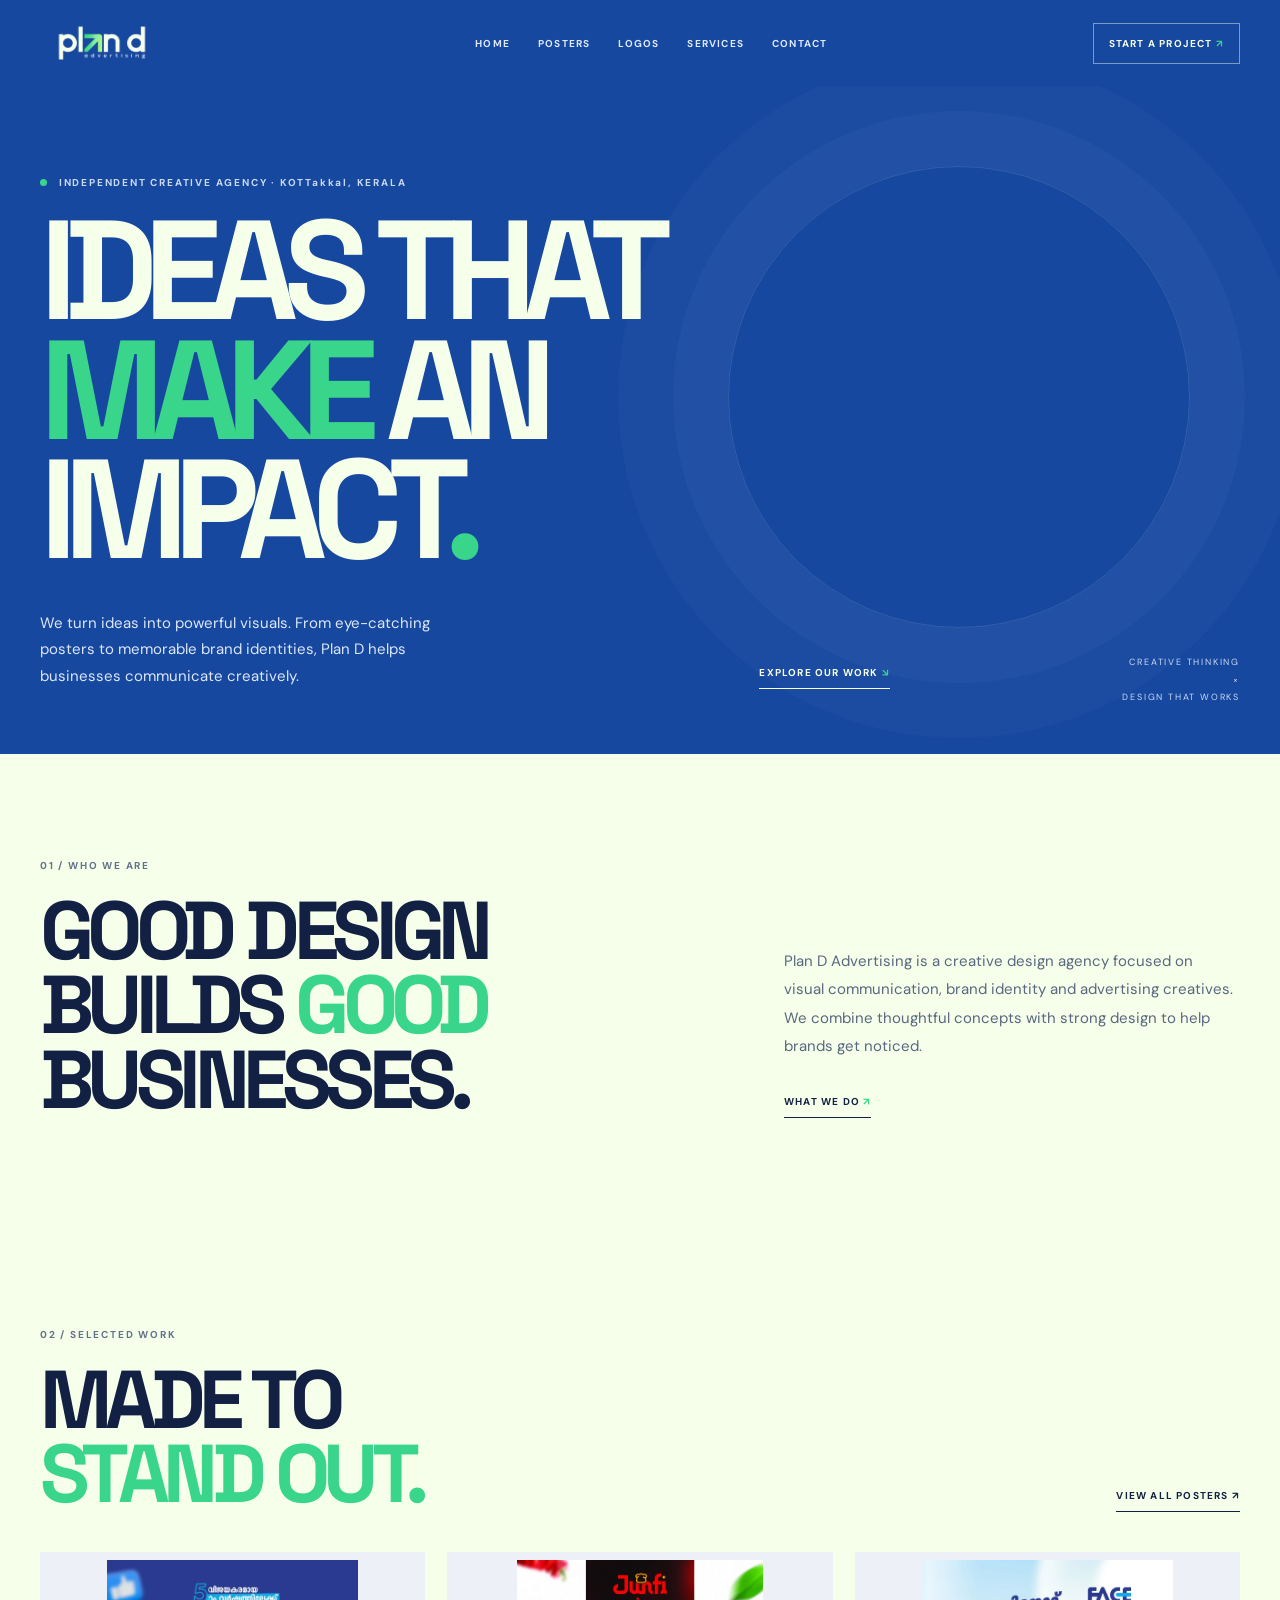
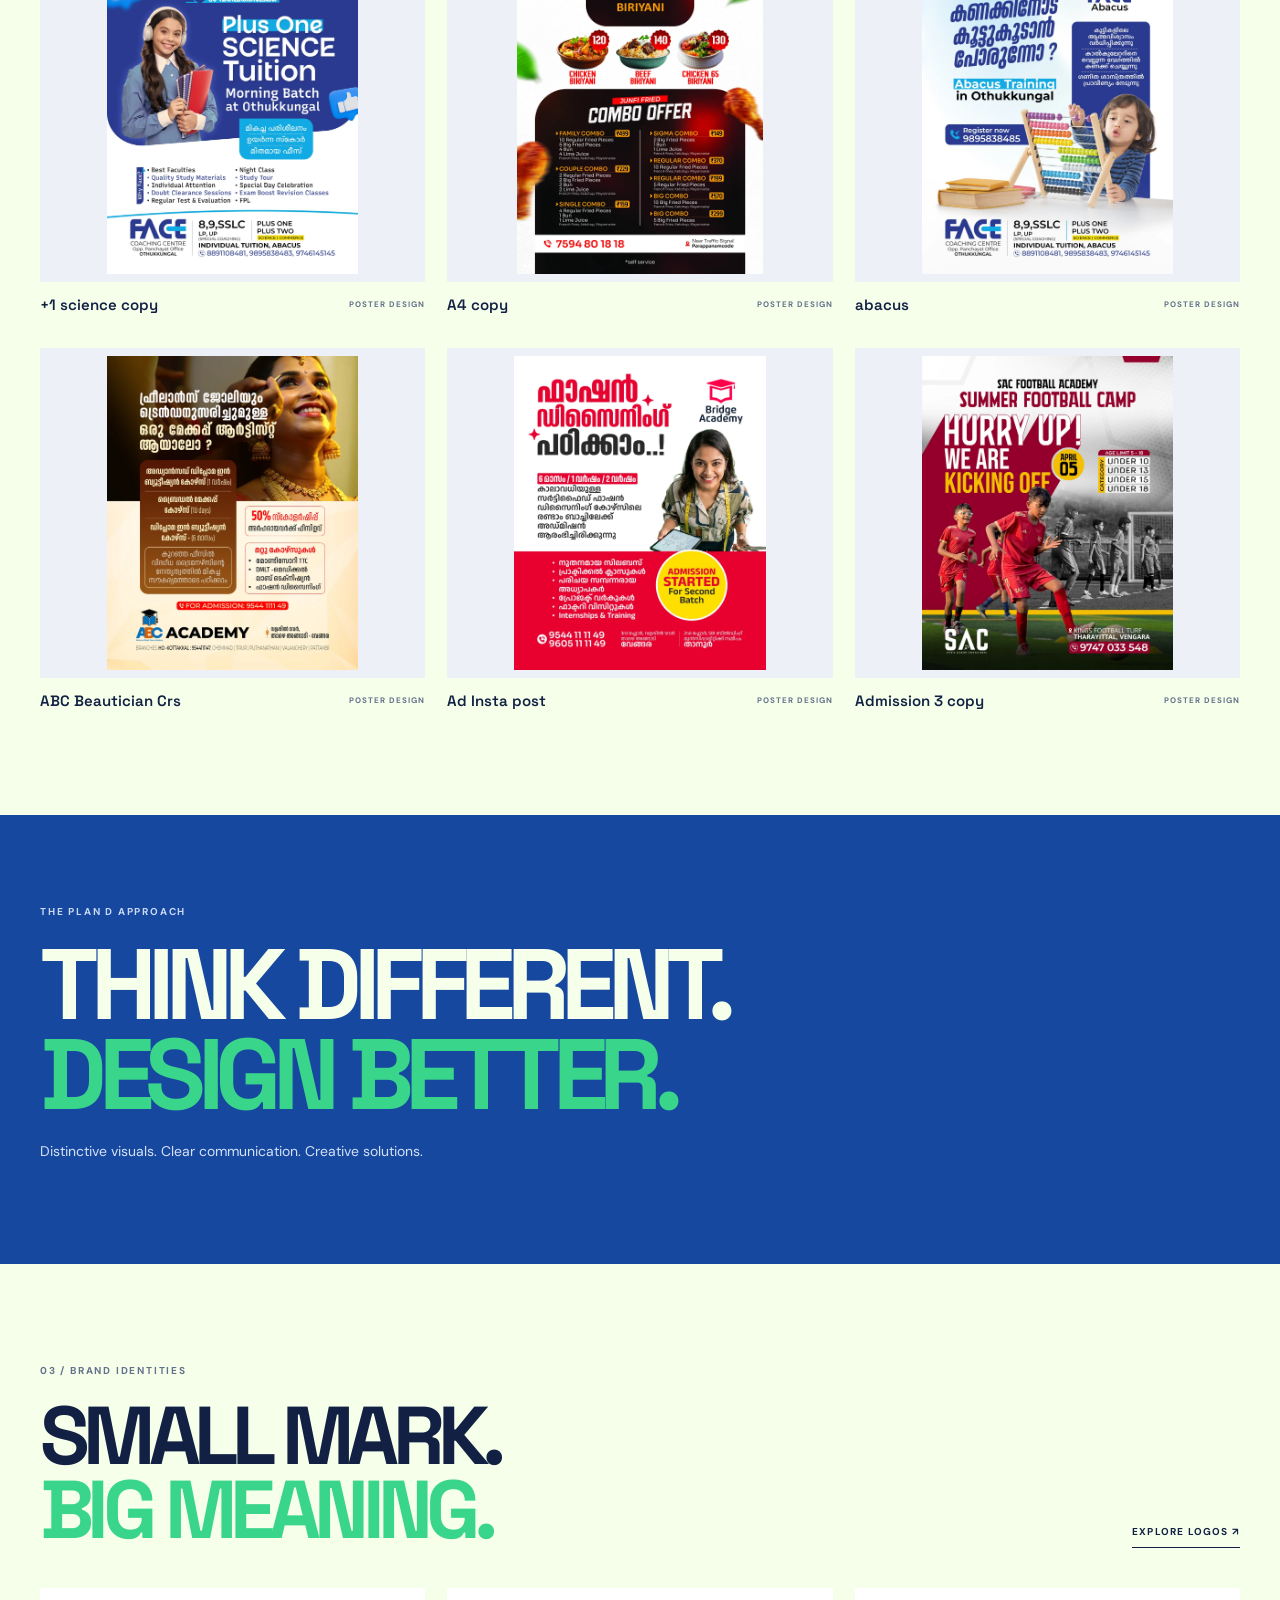
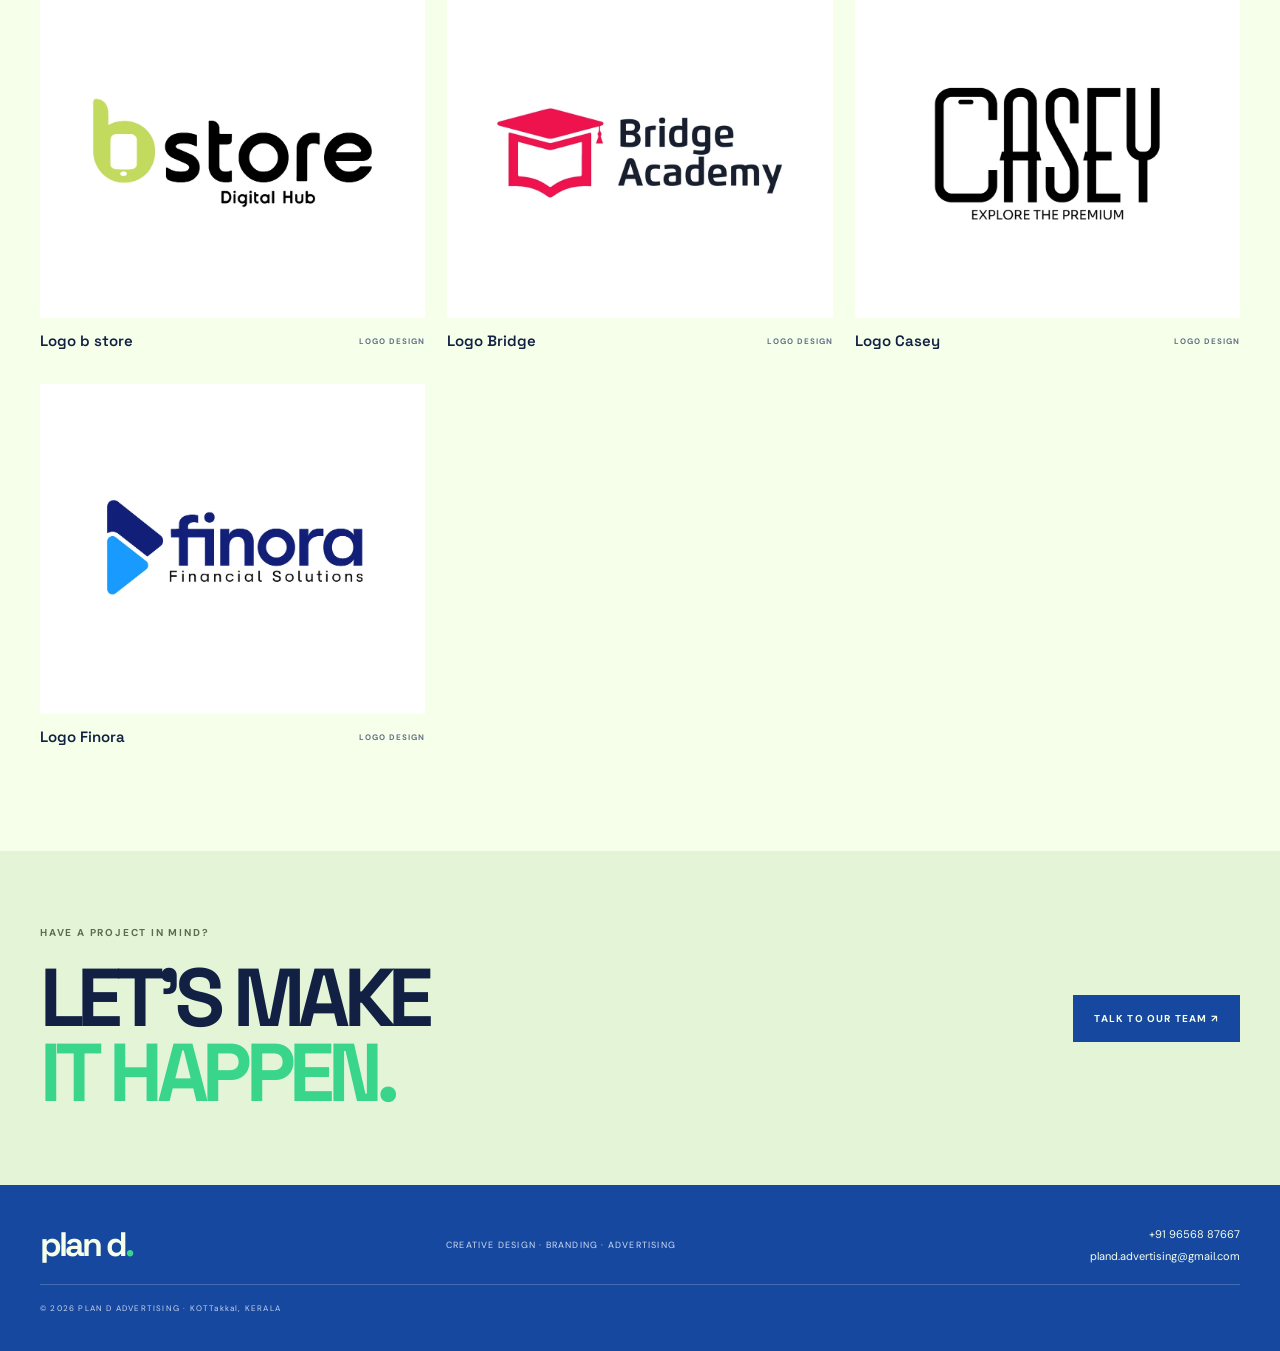
<file: index.html>
<!doctype html><html lang="en"><head><meta charset="utf-8"><meta name="viewport" content="width=device-width, initial-scale=1"><meta name="theme-color" content="#1748a0"><link rel="preconnect" href="https://fonts.googleapis.com"><link rel="preconnect" href="https://fonts.gstatic.com" crossorigin><link href="https://fonts.googleapis.com/css2?family=DM+Sans:wght@400;500;600;700;800&family=Space+Grotesk:wght@400;500;600;700&display=swap" rel="stylesheet"><link rel="stylesheet" href="assets/css/style.css"><title>Creative Design & Branding | Plan D Advertising</title><meta name="description" content="Plan D Advertising — creative design, poster design, logo design and branding in Kerala."></head><body><header class="header"><a class="brand" href="index.html"><img src="assets/images/plan-d-logo.png" alt="Plan D Advertising logo"></a><button class="nav-toggle" aria-label="Toggle navigation">☰</button><nav><a href="index.html">Home</a><a href="posters.html">Posters</a><a href="logos.html">Logos</a><a href="services.html">Services</a><a href="contact.html">Contact</a></nav><a class="header-cta" href="contact.html">START A PROJECT <b>↗</b></a></header><main><section class="hero"><div class="hero-inner"><p class="eyebrow"><i></i> INDEPENDENT CREATIVE AGENCY · KOTTakkal, KERALA</p><h1>IDEAS THAT<br><em>MAKE</em> AN<br>IMPACT<span>.</span></h1><div class="hero-bottom"><p>We turn ideas into powerful visuals. From eye-catching posters to memorable brand identities, Plan D helps businesses communicate creatively.</p><a class="round-link" href="posters.html">EXPLORE OUR WORK <b>↘</b></a></div></div><div class="hero-side">CREATIVE THINKING<br>×<br>DESIGN THAT WORKS</div></section>
<section class="intro section"><div><p class="eyebrow">01 / WHO WE ARE</p><h2>GOOD DESIGN<br>BUILDS <em>GOOD</em><br>BUSINESSES.</h2></div><div class="intro-copy"><p>Plan D Advertising is a creative design agency focused on visual communication, brand identity and advertising creatives. We combine thoughtful concepts with strong design to help brands get noticed.</p><a class="line-link" href="services.html">WHAT WE DO <b>↗</b></a></div></section>
<section class="section work-section"><div class="section-top"><div><p class="eyebrow">02 / SELECTED WORK</p><h2>MADE TO<br><em>STAND OUT.</em></h2></div><a class="line-link" href="posters.html">VIEW ALL POSTERS ↗</a></div><div class="project-grid"><article class="project"><a class="project-image" href="assets/images/posters/1-science-copy.webp" target="_blank"><img loading="lazy" src="assets/images/posters/1-science-copy.webp" alt="+1 science copy"></a><div class="project-meta"><h3>+1 science copy</h3><span>POSTER DESIGN</span></div></article>
<article class="project"><a class="project-image" href="assets/images/posters/a4-copy.webp" target="_blank"><img loading="lazy" src="assets/images/posters/a4-copy.webp" alt="A4 copy"></a><div class="project-meta"><h3>A4 copy</h3><span>POSTER DESIGN</span></div></article>
<article class="project"><a class="project-image" href="assets/images/posters/abacus.webp" target="_blank"><img loading="lazy" src="assets/images/posters/abacus.webp" alt="abacus"></a><div class="project-meta"><h3>abacus</h3><span>POSTER DESIGN</span></div></article>
<article class="project"><a class="project-image" href="assets/images/posters/abc-beautician-crs.webp" target="_blank"><img loading="lazy" src="assets/images/posters/abc-beautician-crs.webp" alt="ABC Beautician Crs"></a><div class="project-meta"><h3>ABC Beautician Crs</h3><span>POSTER DESIGN</span></div></article>
<article class="project"><a class="project-image" href="assets/images/posters/ad-insta-post.webp" target="_blank"><img loading="lazy" src="assets/images/posters/ad-insta-post.webp" alt="Ad Insta post"></a><div class="project-meta"><h3>Ad Insta post</h3><span>POSTER DESIGN</span></div></article>
<article class="project"><a class="project-image" href="assets/images/posters/admission-3-copy.webp" target="_blank"><img loading="lazy" src="assets/images/posters/admission-3-copy.webp" alt="Admission 3 copy"></a><div class="project-meta"><h3>Admission 3 copy</h3><span>POSTER DESIGN</span></div></article></div></section>
<section class="blue-band"><p class="eyebrow">THE PLAN D APPROACH</p><h2>THINK DIFFERENT.<br><span>DESIGN BETTER.</span></h2><p>Distinctive visuals. Clear communication. Creative solutions.</p></section>
<section class="section logo-feature"><div class="section-top"><div><p class="eyebrow">03 / BRAND IDENTITIES</p><h2>SMALL MARK.<br><em>BIG MEANING.</em></h2></div><a class="line-link" href="logos.html">EXPLORE LOGOS ↗</a></div><div class="project-grid logo-grid"><article class="project"><a class="project-image" href="assets/images/logos/logo-b-store.webp" target="_blank"><img loading="lazy" src="assets/images/logos/logo-b-store.webp" alt="Logo b store"></a><div class="project-meta"><h3>Logo b store</h3><span>LOGO DESIGN</span></div></article>
<article class="project"><a class="project-image" href="assets/images/logos/logo-bridge.webp" target="_blank"><img loading="lazy" src="assets/images/logos/logo-bridge.webp" alt="Logo Bridge"></a><div class="project-meta"><h3>Logo Bridge</h3><span>LOGO DESIGN</span></div></article>
<article class="project"><a class="project-image" href="assets/images/logos/logo-casey.webp" target="_blank"><img loading="lazy" src="assets/images/logos/logo-casey.webp" alt="Logo Casey"></a><div class="project-meta"><h3>Logo Casey</h3><span>LOGO DESIGN</span></div></article>
<article class="project"><a class="project-image" href="assets/images/logos/logo-finora.webp" target="_blank"><img loading="lazy" src="assets/images/logos/logo-finora.webp" alt="Logo Finora"></a><div class="project-meta"><h3>Logo Finora</h3><span>LOGO DESIGN</span></div></article></div></section>
<section class="contact-strip"><div><p class="eyebrow">HAVE A PROJECT IN MIND?</p><h2>LET'S MAKE<br><em>IT HAPPEN.</em></h2></div><a class="contact-button" href="contact.html">TALK TO OUR TEAM ↗</a></section></main><footer class="footer"><a class="footer-brand" href="index.html">plan d<span>.</span></a><p>CREATIVE DESIGN · BRANDING · ADVERTISING</p><div><a href="tel:+919656887667">+91 96568 87667</a><a href="mailto:pland.advertising@gmail.com">pland.advertising@gmail.com</a></div><small>© <span class="year"></span> PLAN D ADVERTISING · KOTTakkal, KERALA</small></footer><script src="assets/js/main.js"></script></body></html>
</file>
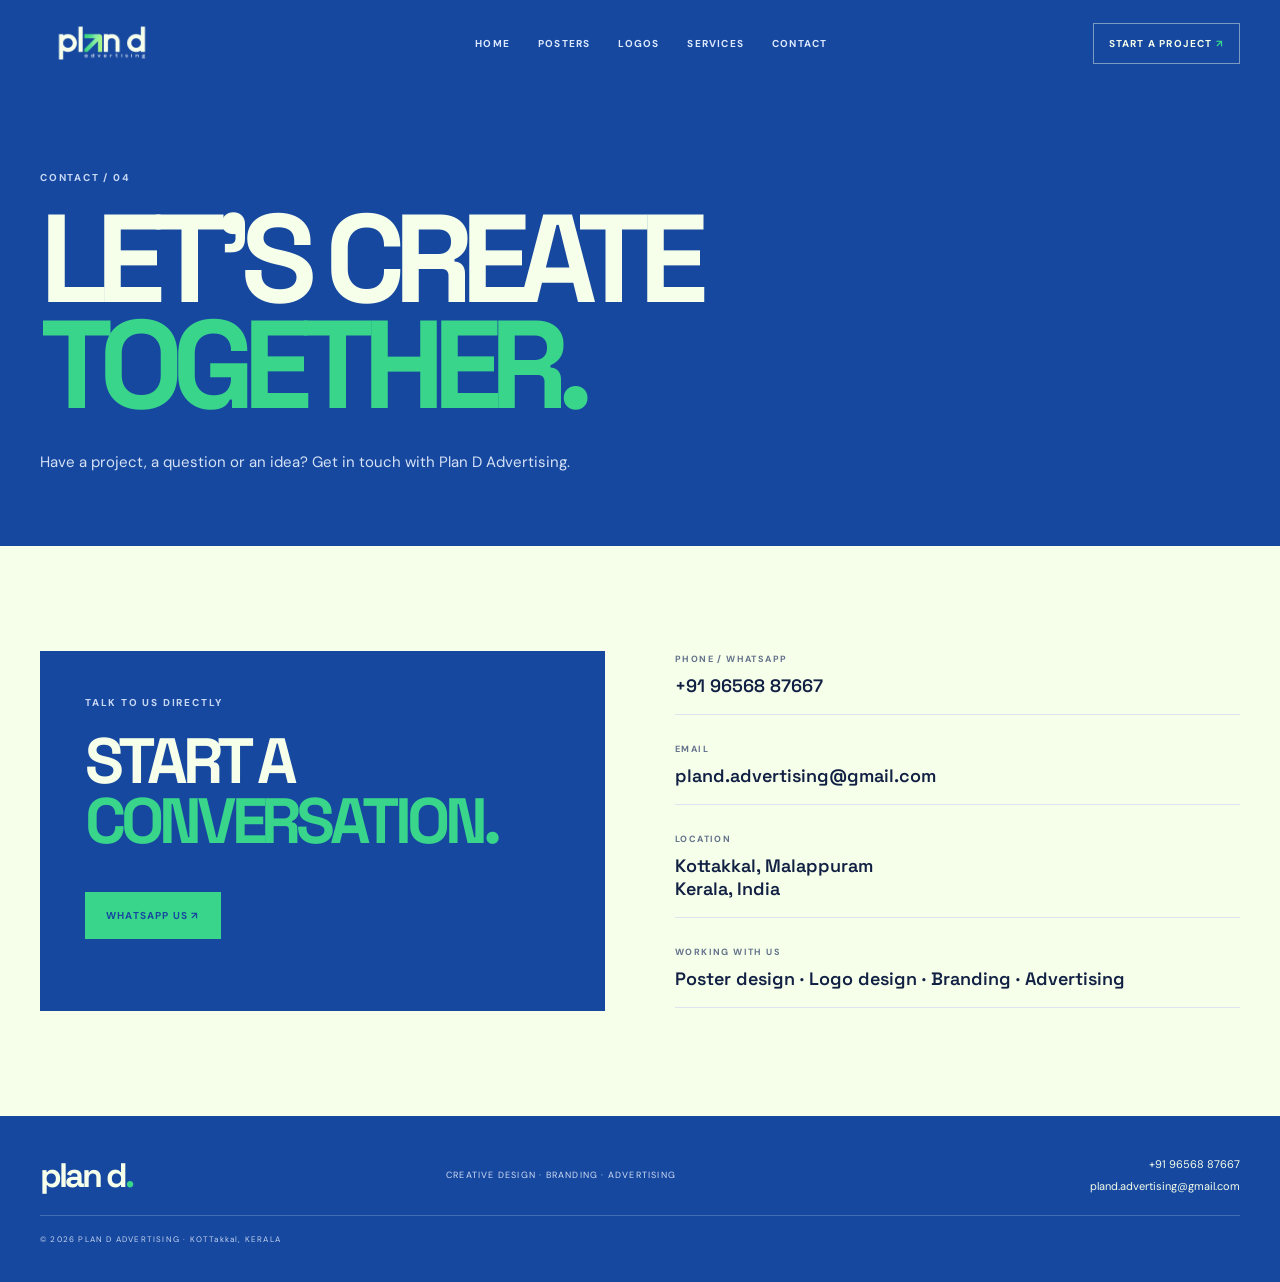
<file: contact.html>
<!doctype html><html lang="en"><head><meta charset="utf-8"><meta name="viewport" content="width=device-width, initial-scale=1"><meta name="theme-color" content="#1748a0"><link rel="preconnect" href="https://fonts.googleapis.com"><link rel="preconnect" href="https://fonts.gstatic.com" crossorigin><link href="https://fonts.googleapis.com/css2?family=DM+Sans:wght@400;500;600;700;800&family=Space+Grotesk:wght@400;500;600;700&display=swap" rel="stylesheet"><link rel="stylesheet" href="assets/css/style.css"><title>Contact | Plan D Advertising</title><meta name="description" content="Plan D Advertising — creative design, poster design, logo design and branding in Kerala."></head><body><header class="header"><a class="brand" href="index.html"><img src="assets/images/plan-d-logo.png" alt="Plan D Advertising logo"></a><button class="nav-toggle" aria-label="Toggle navigation">☰</button><nav><a href="index.html">Home</a><a href="posters.html">Posters</a><a href="logos.html">Logos</a><a href="services.html">Services</a><a href="contact.html">Contact</a></nav><a class="header-cta" href="contact.html">START A PROJECT <b>↗</b></a></header><main><section class="page-hero"><p class="eyebrow">CONTACT / 04</p><h1>LET'S CREATE<br><em>TOGETHER.</em></h1><p>Have a project, a question or an idea? Get in touch with Plan D Advertising.</p></section><section class="section contact-layout"><div class="contact-card"><p class="eyebrow">TALK TO US DIRECTLY</p><h2>START A<br><em>CONVERSATION.</em></h2><a class="contact-button" href="https://wa.me/919656887667" target="_blank" rel="noopener">WHATSAPP US ↗</a></div><div class="contact-details"><div><span>PHONE / WHATSAPP</span><a href="tel:+919656887667">+91 96568 87667</a></div><div><span>EMAIL</span><a href="mailto:pland.advertising@gmail.com">pland.advertising@gmail.com</a></div><div><span>LOCATION</span><p>Kottakkal, Malappuram<br>Kerala, India</p></div><div><span>WORKING WITH US</span><p>Poster design · Logo design · Branding · Advertising</p></div></div></section></main><footer class="footer"><a class="footer-brand" href="index.html">plan d<span>.</span></a><p>CREATIVE DESIGN · BRANDING · ADVERTISING</p><div><a href="tel:+919656887667">+91 96568 87667</a><a href="mailto:pland.advertising@gmail.com">pland.advertising@gmail.com</a></div><small>© <span class="year"></span> PLAN D ADVERTISING · KOTTakkal, KERALA</small></footer><script src="assets/js/main.js"></script></body></html>
</file>
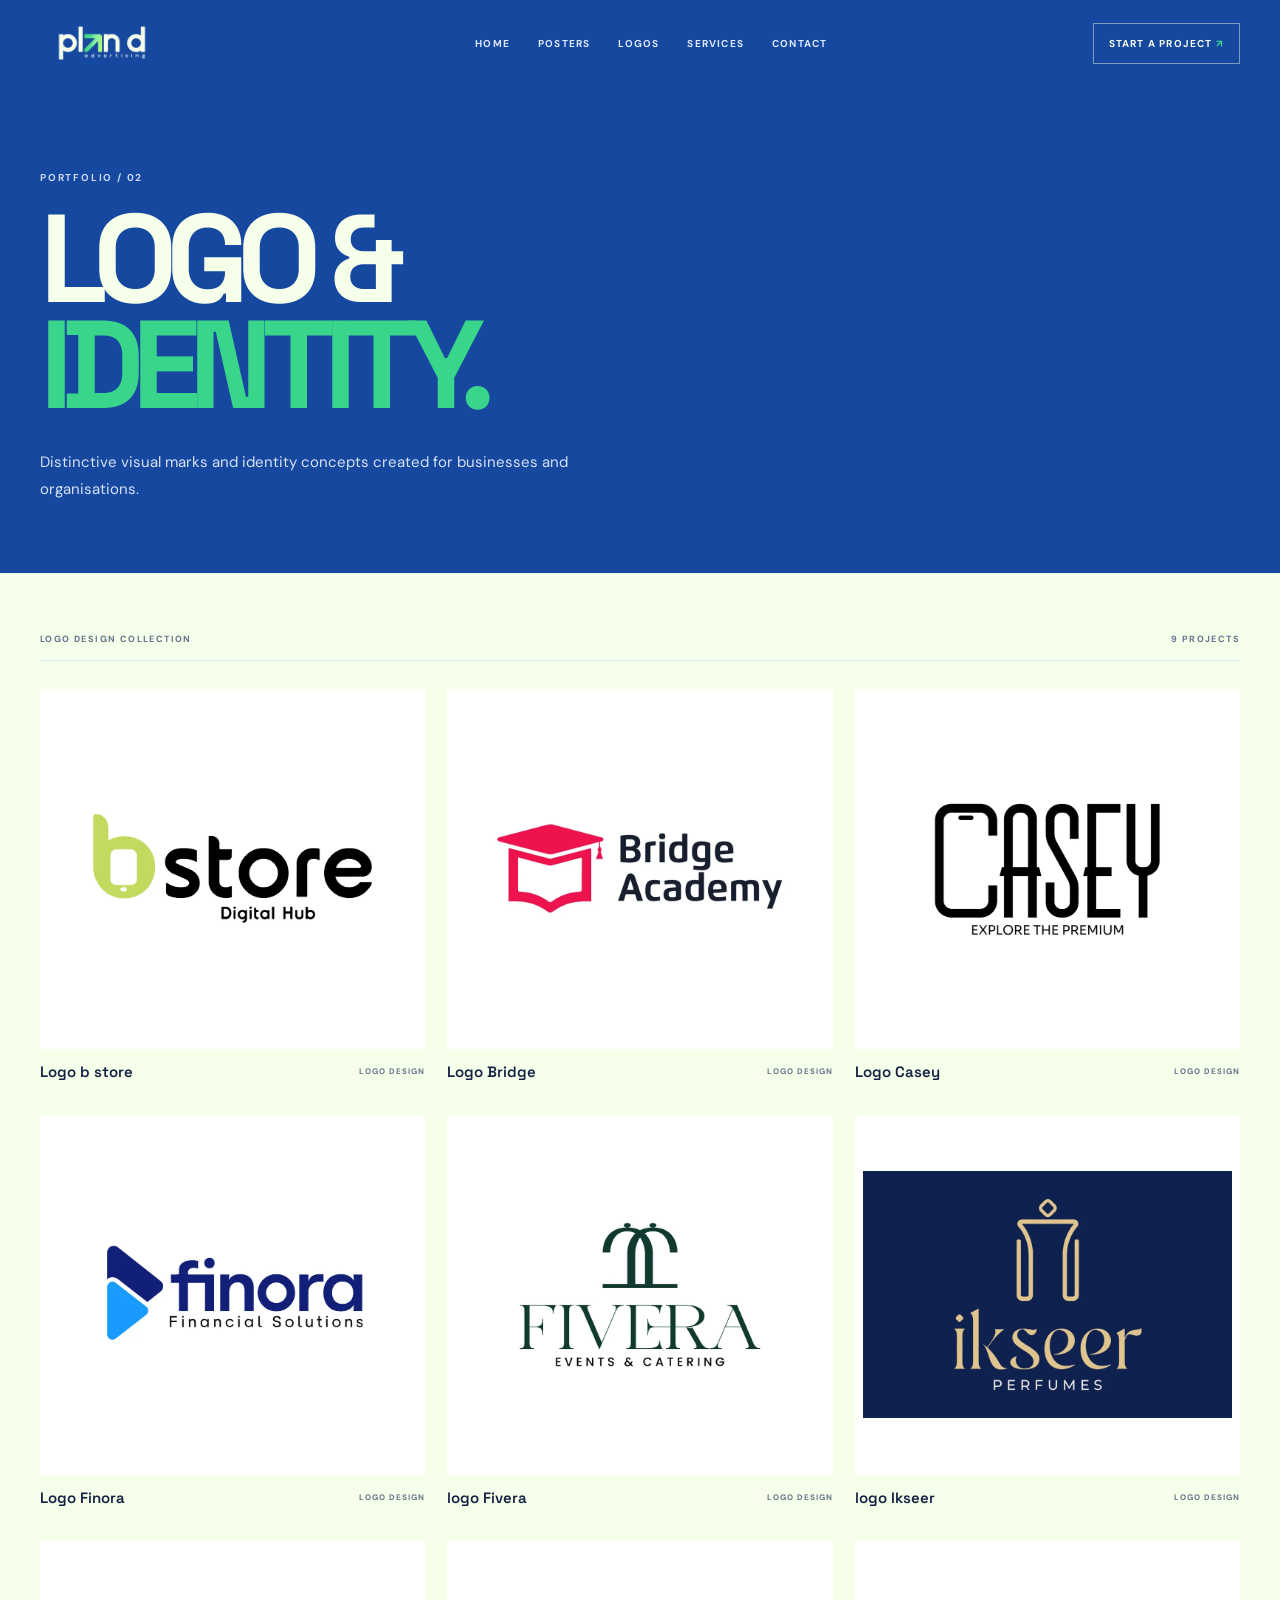
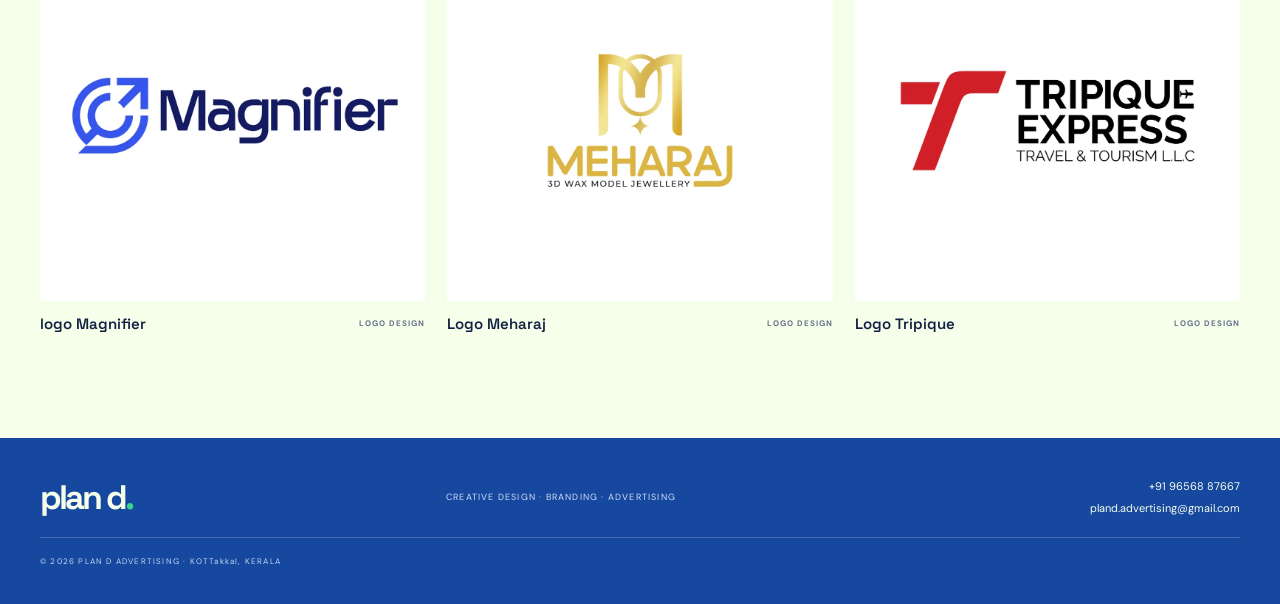
<file: logos.html>
<!doctype html><html lang="en"><head><meta charset="utf-8"><meta name="viewport" content="width=device-width, initial-scale=1"><meta name="theme-color" content="#1748a0"><link rel="preconnect" href="https://fonts.googleapis.com"><link rel="preconnect" href="https://fonts.gstatic.com" crossorigin><link href="https://fonts.googleapis.com/css2?family=DM+Sans:wght@400;500;600;700;800&family=Space+Grotesk:wght@400;500;600;700&display=swap" rel="stylesheet"><link rel="stylesheet" href="assets/css/style.css"><title>Logo Design Portfolio | Plan D Advertising</title><meta name="description" content="Plan D Advertising — creative design, poster design, logo design and branding in Kerala."></head><body><header class="header"><a class="brand" href="index.html"><img src="assets/images/plan-d-logo.png" alt="Plan D Advertising logo"></a><button class="nav-toggle" aria-label="Toggle navigation">☰</button><nav><a href="index.html">Home</a><a href="posters.html">Posters</a><a href="logos.html">Logos</a><a href="services.html">Services</a><a href="contact.html">Contact</a></nav><a class="header-cta" href="contact.html">START A PROJECT <b>↗</b></a></header><main><section class="page-hero"><p class="eyebrow">PORTFOLIO / 02</p><h1>LOGO &<br><em>IDENTITY.</em></h1><p>Distinctive visual marks and identity concepts created for businesses and organisations.</p></section><section class="section gallery-section"><div class="gallery-note"><span>LOGO DESIGN COLLECTION</span><span>9 PROJECTS</span></div><div class="project-grid logo-grid"><article class="project"><a class="project-image" href="assets/images/logos/logo-b-store.webp" target="_blank"><img loading="lazy" src="assets/images/logos/logo-b-store.webp" alt="Logo b store"></a><div class="project-meta"><h3>Logo b store</h3><span>LOGO DESIGN</span></div></article>
<article class="project"><a class="project-image" href="assets/images/logos/logo-bridge.webp" target="_blank"><img loading="lazy" src="assets/images/logos/logo-bridge.webp" alt="Logo Bridge"></a><div class="project-meta"><h3>Logo Bridge</h3><span>LOGO DESIGN</span></div></article>
<article class="project"><a class="project-image" href="assets/images/logos/logo-casey.webp" target="_blank"><img loading="lazy" src="assets/images/logos/logo-casey.webp" alt="Logo Casey"></a><div class="project-meta"><h3>Logo Casey</h3><span>LOGO DESIGN</span></div></article>
<article class="project"><a class="project-image" href="assets/images/logos/logo-finora.webp" target="_blank"><img loading="lazy" src="assets/images/logos/logo-finora.webp" alt="Logo Finora"></a><div class="project-meta"><h3>Logo Finora</h3><span>LOGO DESIGN</span></div></article>
<article class="project"><a class="project-image" href="assets/images/logos/logo-fivera.webp" target="_blank"><img loading="lazy" src="assets/images/logos/logo-fivera.webp" alt="logo Fivera"></a><div class="project-meta"><h3>logo Fivera</h3><span>LOGO DESIGN</span></div></article>
<article class="project"><a class="project-image" href="assets/images/logos/logo-ikseer.webp" target="_blank"><img loading="lazy" src="assets/images/logos/logo-ikseer.webp" alt="logo Ikseer"></a><div class="project-meta"><h3>logo Ikseer</h3><span>LOGO DESIGN</span></div></article>
<article class="project"><a class="project-image" href="assets/images/logos/logo-magnifier.webp" target="_blank"><img loading="lazy" src="assets/images/logos/logo-magnifier.webp" alt="logo Magnifier"></a><div class="project-meta"><h3>logo Magnifier</h3><span>LOGO DESIGN</span></div></article>
<article class="project"><a class="project-image" href="assets/images/logos/logo-meharaj.webp" target="_blank"><img loading="lazy" src="assets/images/logos/logo-meharaj.webp" alt="Logo Meharaj"></a><div class="project-meta"><h3>Logo Meharaj</h3><span>LOGO DESIGN</span></div></article>
<article class="project"><a class="project-image" href="assets/images/logos/logo-tripique.webp" target="_blank"><img loading="lazy" src="assets/images/logos/logo-tripique.webp" alt="Logo Tripique"></a><div class="project-meta"><h3>Logo Tripique</h3><span>LOGO DESIGN</span></div></article></div></section></main><footer class="footer"><a class="footer-brand" href="index.html">plan d<span>.</span></a><p>CREATIVE DESIGN · BRANDING · ADVERTISING</p><div><a href="tel:+919656887667">+91 96568 87667</a><a href="mailto:pland.advertising@gmail.com">pland.advertising@gmail.com</a></div><small>© <span class="year"></span> PLAN D ADVERTISING · KOTTakkal, KERALA</small></footer><script src="assets/js/main.js"></script></body></html>
</file>
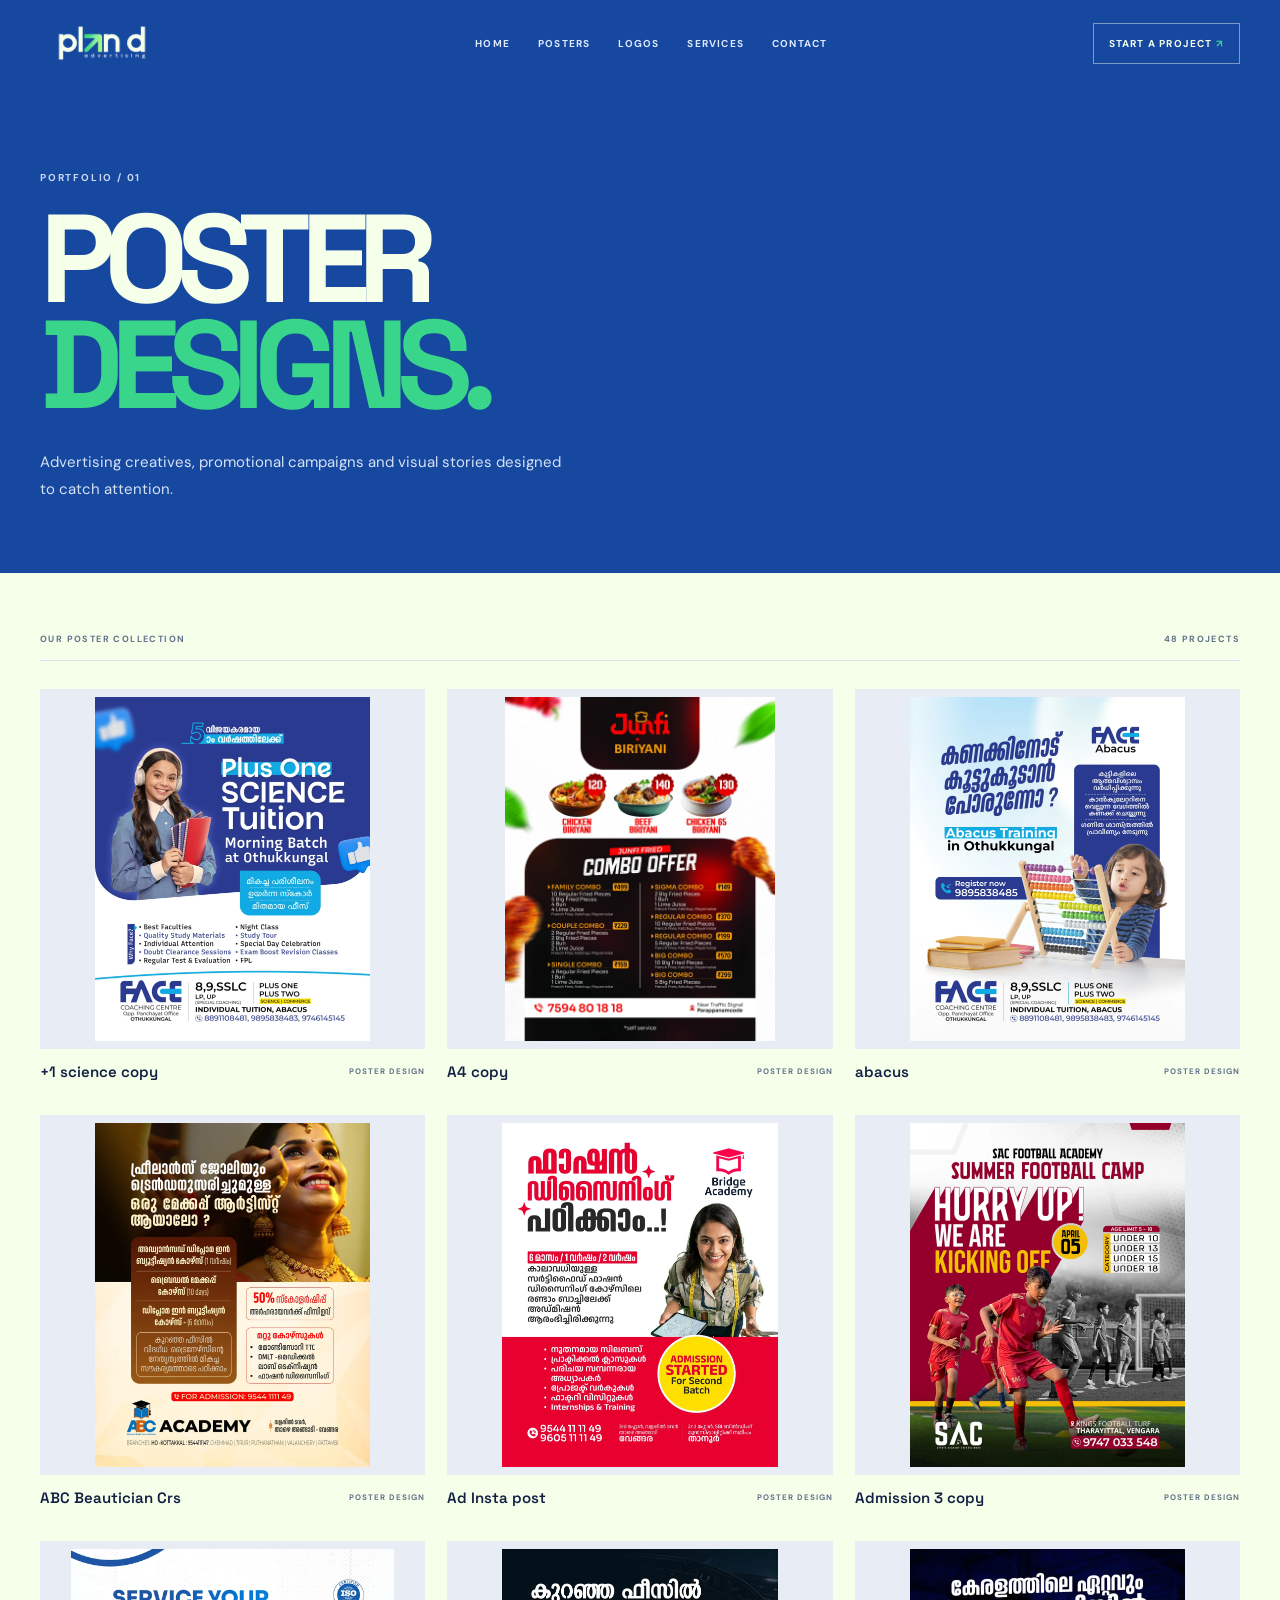
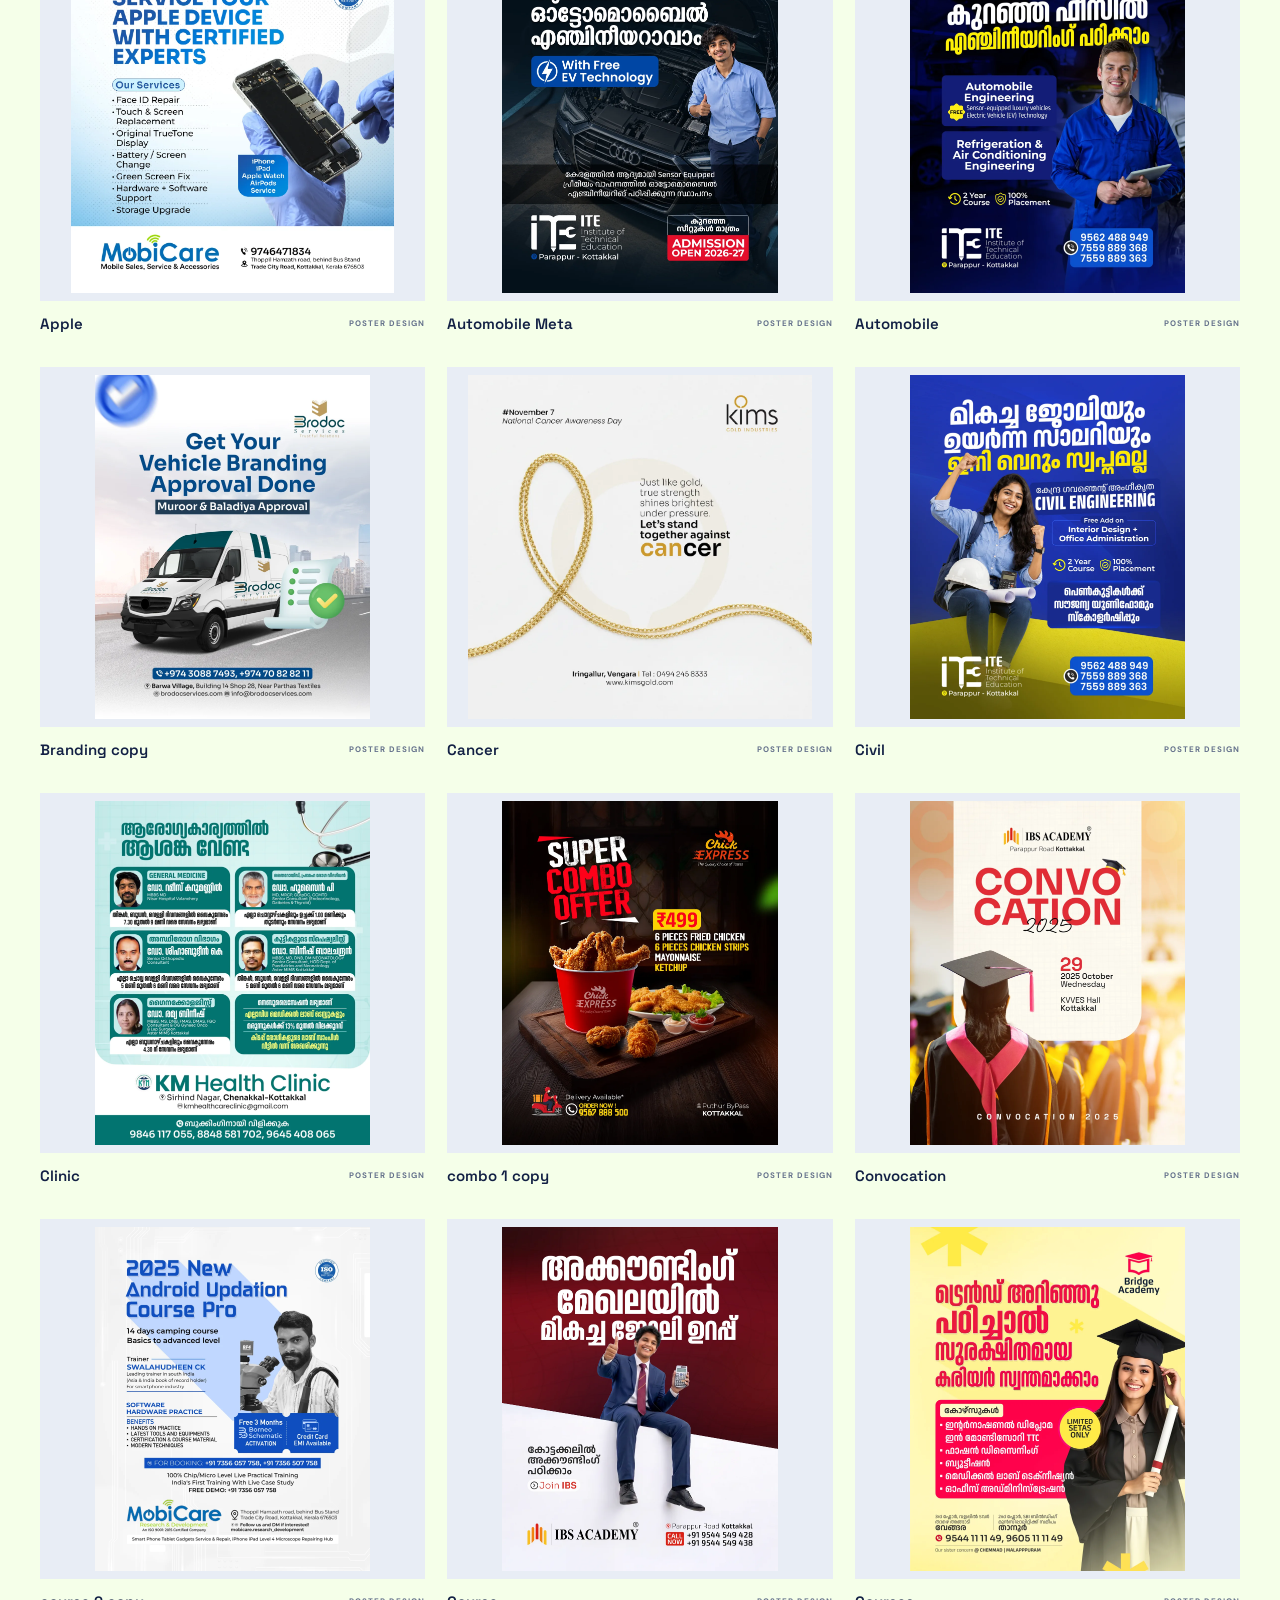
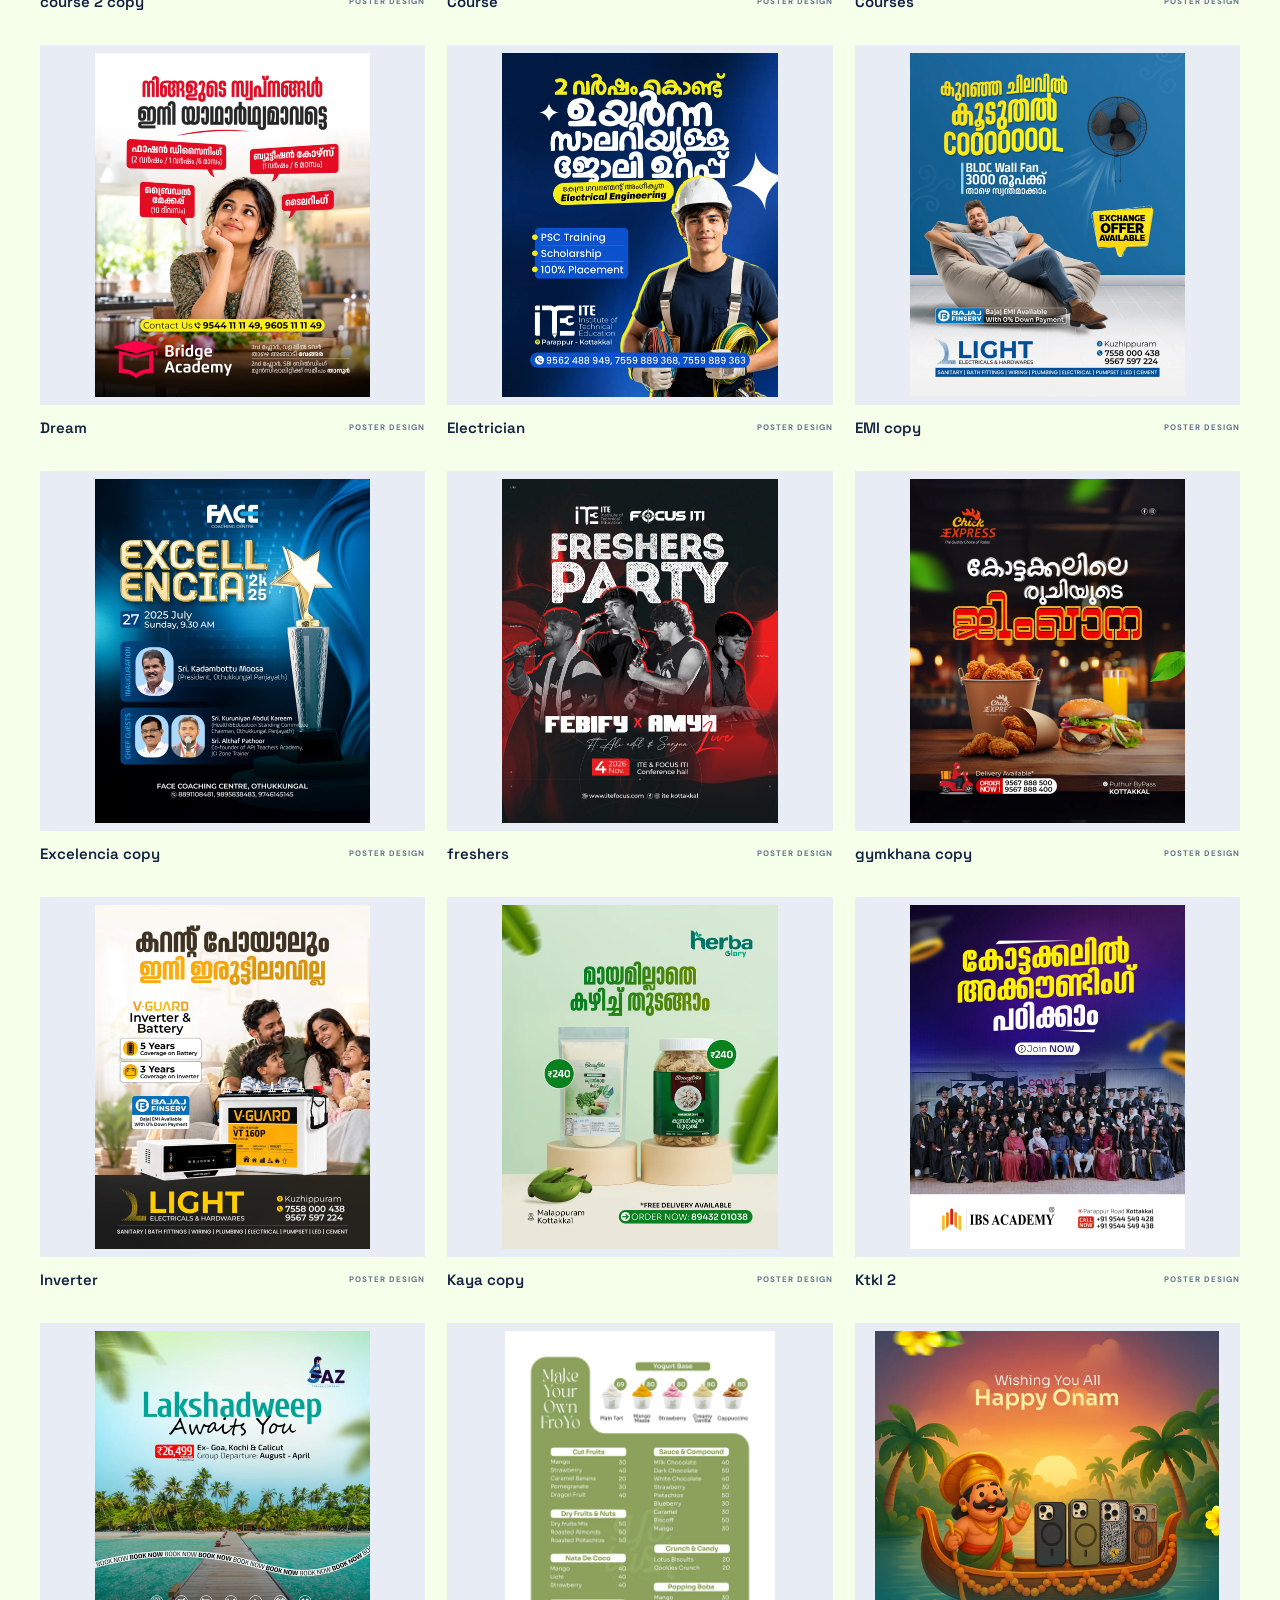
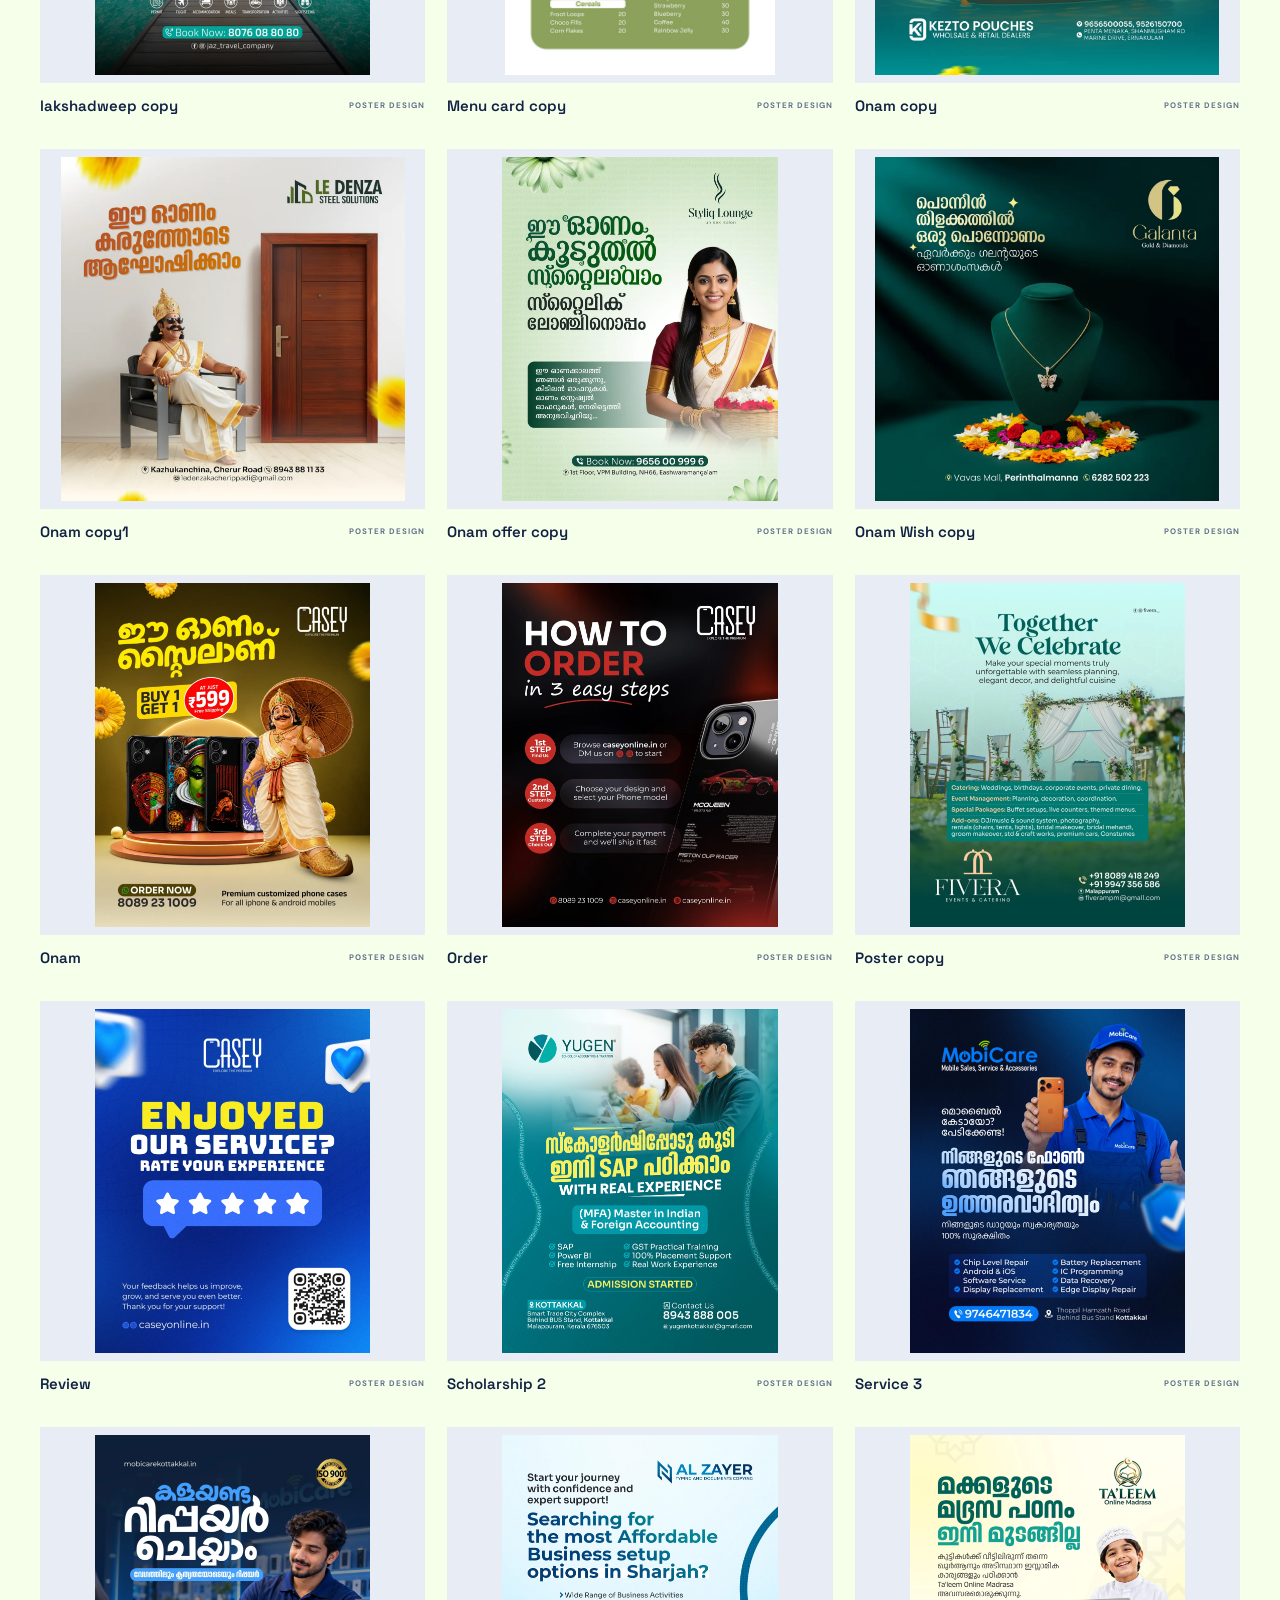
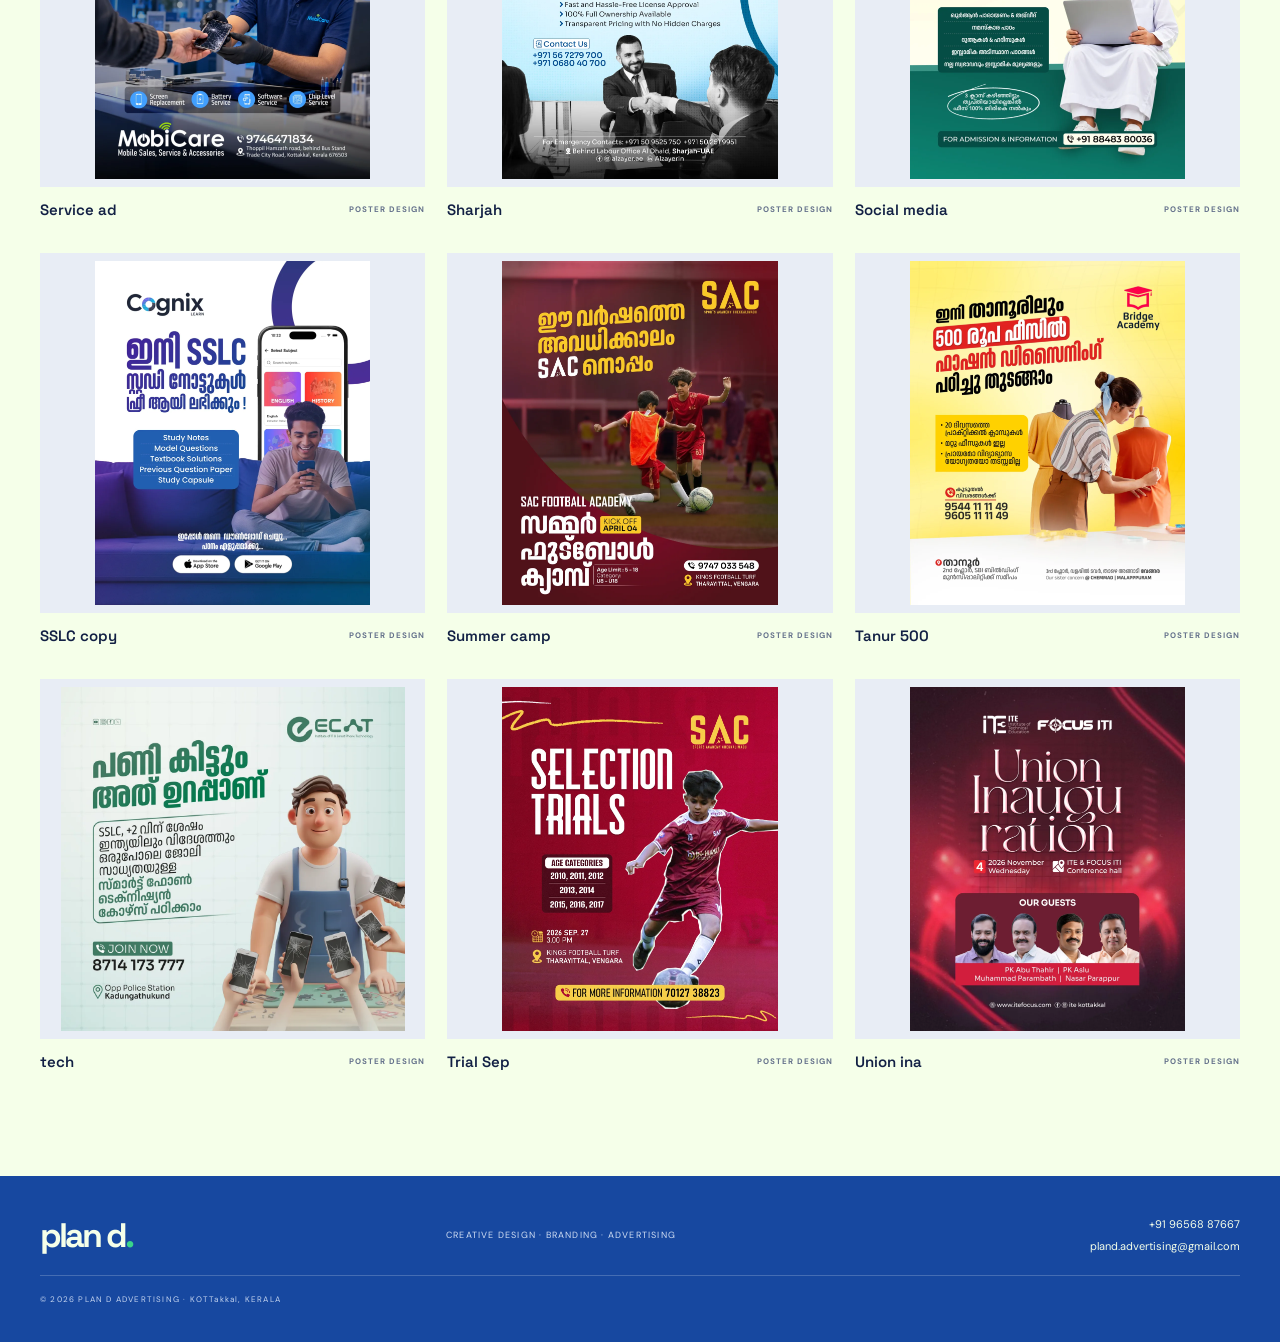
<file: posters.html>
<!doctype html><html lang="en"><head><meta charset="utf-8"><meta name="viewport" content="width=device-width, initial-scale=1"><meta name="theme-color" content="#1748a0"><link rel="preconnect" href="https://fonts.googleapis.com"><link rel="preconnect" href="https://fonts.gstatic.com" crossorigin><link href="https://fonts.googleapis.com/css2?family=DM+Sans:wght@400;500;600;700;800&family=Space+Grotesk:wght@400;500;600;700&display=swap" rel="stylesheet"><link rel="stylesheet" href="assets/css/style.css"><title>Poster Design Portfolio | Plan D Advertising</title><meta name="description" content="Plan D Advertising — creative design, poster design, logo design and branding in Kerala."></head><body><header class="header"><a class="brand" href="index.html"><img src="assets/images/plan-d-logo.png" alt="Plan D Advertising logo"></a><button class="nav-toggle" aria-label="Toggle navigation">☰</button><nav><a href="index.html">Home</a><a href="posters.html">Posters</a><a href="logos.html">Logos</a><a href="services.html">Services</a><a href="contact.html">Contact</a></nav><a class="header-cta" href="contact.html">START A PROJECT <b>↗</b></a></header><main><section class="page-hero"><p class="eyebrow">PORTFOLIO / 01</p><h1>POSTER<br><em>DESIGNS.</em></h1><p>Advertising creatives, promotional campaigns and visual stories designed to catch attention.</p></section><section class="section gallery-section"><div class="gallery-note"><span>OUR POSTER COLLECTION</span><span>48 PROJECTS</span></div><div class="project-grid"><article class="project"><a class="project-image" href="assets/images/posters/1-science-copy.webp" target="_blank"><img loading="lazy" src="assets/images/posters/1-science-copy.webp" alt="+1 science copy"></a><div class="project-meta"><h3>+1 science copy</h3><span>POSTER DESIGN</span></div></article>
<article class="project"><a class="project-image" href="assets/images/posters/a4-copy.webp" target="_blank"><img loading="lazy" src="assets/images/posters/a4-copy.webp" alt="A4 copy"></a><div class="project-meta"><h3>A4 copy</h3><span>POSTER DESIGN</span></div></article>
<article class="project"><a class="project-image" href="assets/images/posters/abacus.webp" target="_blank"><img loading="lazy" src="assets/images/posters/abacus.webp" alt="abacus"></a><div class="project-meta"><h3>abacus</h3><span>POSTER DESIGN</span></div></article>
<article class="project"><a class="project-image" href="assets/images/posters/abc-beautician-crs.webp" target="_blank"><img loading="lazy" src="assets/images/posters/abc-beautician-crs.webp" alt="ABC Beautician Crs"></a><div class="project-meta"><h3>ABC Beautician Crs</h3><span>POSTER DESIGN</span></div></article>
<article class="project"><a class="project-image" href="assets/images/posters/ad-insta-post.webp" target="_blank"><img loading="lazy" src="assets/images/posters/ad-insta-post.webp" alt="Ad Insta post"></a><div class="project-meta"><h3>Ad Insta post</h3><span>POSTER DESIGN</span></div></article>
<article class="project"><a class="project-image" href="assets/images/posters/admission-3-copy.webp" target="_blank"><img loading="lazy" src="assets/images/posters/admission-3-copy.webp" alt="Admission 3 copy"></a><div class="project-meta"><h3>Admission 3 copy</h3><span>POSTER DESIGN</span></div></article>
<article class="project"><a class="project-image" href="assets/images/posters/apple.webp" target="_blank"><img loading="lazy" src="assets/images/posters/apple.webp" alt="Apple"></a><div class="project-meta"><h3>Apple</h3><span>POSTER DESIGN</span></div></article>
<article class="project"><a class="project-image" href="assets/images/posters/automobile-meta.webp" target="_blank"><img loading="lazy" src="assets/images/posters/automobile-meta.webp" alt="Automobile Meta"></a><div class="project-meta"><h3>Automobile Meta</h3><span>POSTER DESIGN</span></div></article>
<article class="project"><a class="project-image" href="assets/images/posters/automobile.webp" target="_blank"><img loading="lazy" src="assets/images/posters/automobile.webp" alt="Automobile"></a><div class="project-meta"><h3>Automobile</h3><span>POSTER DESIGN</span></div></article>
<article class="project"><a class="project-image" href="assets/images/posters/branding-copy.webp" target="_blank"><img loading="lazy" src="assets/images/posters/branding-copy.webp" alt="Branding copy"></a><div class="project-meta"><h3>Branding copy</h3><span>POSTER DESIGN</span></div></article>
<article class="project"><a class="project-image" href="assets/images/posters/cancer.webp" target="_blank"><img loading="lazy" src="assets/images/posters/cancer.webp" alt="Cancer"></a><div class="project-meta"><h3>Cancer</h3><span>POSTER DESIGN</span></div></article>
<article class="project"><a class="project-image" href="assets/images/posters/civil.webp" target="_blank"><img loading="lazy" src="assets/images/posters/civil.webp" alt="Civil"></a><div class="project-meta"><h3>Civil</h3><span>POSTER DESIGN</span></div></article>
<article class="project"><a class="project-image" href="assets/images/posters/clinic.webp" target="_blank"><img loading="lazy" src="assets/images/posters/clinic.webp" alt="Clinic"></a><div class="project-meta"><h3>Clinic</h3><span>POSTER DESIGN</span></div></article>
<article class="project"><a class="project-image" href="assets/images/posters/combo-1-copy.webp" target="_blank"><img loading="lazy" src="assets/images/posters/combo-1-copy.webp" alt="combo 1 copy"></a><div class="project-meta"><h3>combo 1 copy</h3><span>POSTER DESIGN</span></div></article>
<article class="project"><a class="project-image" href="assets/images/posters/convocation.webp" target="_blank"><img loading="lazy" src="assets/images/posters/convocation.webp" alt="Convocation"></a><div class="project-meta"><h3>Convocation</h3><span>POSTER DESIGN</span></div></article>
<article class="project"><a class="project-image" href="assets/images/posters/course-2-copy.webp" target="_blank"><img loading="lazy" src="assets/images/posters/course-2-copy.webp" alt="course 2 copy"></a><div class="project-meta"><h3>course 2 copy</h3><span>POSTER DESIGN</span></div></article>
<article class="project"><a class="project-image" href="assets/images/posters/course.webp" target="_blank"><img loading="lazy" src="assets/images/posters/course.webp" alt="Course"></a><div class="project-meta"><h3>Course</h3><span>POSTER DESIGN</span></div></article>
<article class="project"><a class="project-image" href="assets/images/posters/courses.webp" target="_blank"><img loading="lazy" src="assets/images/posters/courses.webp" alt="Courses"></a><div class="project-meta"><h3>Courses</h3><span>POSTER DESIGN</span></div></article>
<article class="project"><a class="project-image" href="assets/images/posters/dream.webp" target="_blank"><img loading="lazy" src="assets/images/posters/dream.webp" alt="Dream"></a><div class="project-meta"><h3>Dream</h3><span>POSTER DESIGN</span></div></article>
<article class="project"><a class="project-image" href="assets/images/posters/electrician.webp" target="_blank"><img loading="lazy" src="assets/images/posters/electrician.webp" alt="Electrician"></a><div class="project-meta"><h3>Electrician</h3><span>POSTER DESIGN</span></div></article>
<article class="project"><a class="project-image" href="assets/images/posters/emi-copy.webp" target="_blank"><img loading="lazy" src="assets/images/posters/emi-copy.webp" alt="EMI copy"></a><div class="project-meta"><h3>EMI copy</h3><span>POSTER DESIGN</span></div></article>
<article class="project"><a class="project-image" href="assets/images/posters/excelencia-copy.webp" target="_blank"><img loading="lazy" src="assets/images/posters/excelencia-copy.webp" alt="Excelencia copy"></a><div class="project-meta"><h3>Excelencia copy</h3><span>POSTER DESIGN</span></div></article>
<article class="project"><a class="project-image" href="assets/images/posters/freshers.webp" target="_blank"><img loading="lazy" src="assets/images/posters/freshers.webp" alt="freshers"></a><div class="project-meta"><h3>freshers</h3><span>POSTER DESIGN</span></div></article>
<article class="project"><a class="project-image" href="assets/images/posters/gymkhana-copy.webp" target="_blank"><img loading="lazy" src="assets/images/posters/gymkhana-copy.webp" alt="gymkhana copy"></a><div class="project-meta"><h3>gymkhana copy</h3><span>POSTER DESIGN</span></div></article>
<article class="project"><a class="project-image" href="assets/images/posters/inverter.webp" target="_blank"><img loading="lazy" src="assets/images/posters/inverter.webp" alt="Inverter"></a><div class="project-meta"><h3>Inverter</h3><span>POSTER DESIGN</span></div></article>
<article class="project"><a class="project-image" href="assets/images/posters/kaya-copy.webp" target="_blank"><img loading="lazy" src="assets/images/posters/kaya-copy.webp" alt="Kaya copy"></a><div class="project-meta"><h3>Kaya copy</h3><span>POSTER DESIGN</span></div></article>
<article class="project"><a class="project-image" href="assets/images/posters/ktkl-2.webp" target="_blank"><img loading="lazy" src="assets/images/posters/ktkl-2.webp" alt="Ktkl 2"></a><div class="project-meta"><h3>Ktkl 2</h3><span>POSTER DESIGN</span></div></article>
<article class="project"><a class="project-image" href="assets/images/posters/lakshadweep-copy.webp" target="_blank"><img loading="lazy" src="assets/images/posters/lakshadweep-copy.webp" alt="lakshadweep copy"></a><div class="project-meta"><h3>lakshadweep copy</h3><span>POSTER DESIGN</span></div></article>
<article class="project"><a class="project-image" href="assets/images/posters/menu-card-copy.webp" target="_blank"><img loading="lazy" src="assets/images/posters/menu-card-copy.webp" alt="Menu card copy"></a><div class="project-meta"><h3>Menu card copy</h3><span>POSTER DESIGN</span></div></article>
<article class="project"><a class="project-image" href="assets/images/posters/onam-copy.webp" target="_blank"><img loading="lazy" src="assets/images/posters/onam-copy.webp" alt="Onam copy"></a><div class="project-meta"><h3>Onam copy</h3><span>POSTER DESIGN</span></div></article>
<article class="project"><a class="project-image" href="assets/images/posters/onam-copy1.webp" target="_blank"><img loading="lazy" src="assets/images/posters/onam-copy1.webp" alt="Onam copy1"></a><div class="project-meta"><h3>Onam copy1</h3><span>POSTER DESIGN</span></div></article>
<article class="project"><a class="project-image" href="assets/images/posters/onam-offer-copy.webp" target="_blank"><img loading="lazy" src="assets/images/posters/onam-offer-copy.webp" alt="Onam offer copy"></a><div class="project-meta"><h3>Onam offer copy</h3><span>POSTER DESIGN</span></div></article>
<article class="project"><a class="project-image" href="assets/images/posters/onam-wish-copy.webp" target="_blank"><img loading="lazy" src="assets/images/posters/onam-wish-copy.webp" alt="Onam Wish copy"></a><div class="project-meta"><h3>Onam Wish copy</h3><span>POSTER DESIGN</span></div></article>
<article class="project"><a class="project-image" href="assets/images/posters/onam.webp" target="_blank"><img loading="lazy" src="assets/images/posters/onam.webp" alt="Onam"></a><div class="project-meta"><h3>Onam</h3><span>POSTER DESIGN</span></div></article>
<article class="project"><a class="project-image" href="assets/images/posters/order.webp" target="_blank"><img loading="lazy" src="assets/images/posters/order.webp" alt="Order"></a><div class="project-meta"><h3>Order</h3><span>POSTER DESIGN</span></div></article>
<article class="project"><a class="project-image" href="assets/images/posters/poster-copy.webp" target="_blank"><img loading="lazy" src="assets/images/posters/poster-copy.webp" alt="Poster copy"></a><div class="project-meta"><h3>Poster copy</h3><span>POSTER DESIGN</span></div></article>
<article class="project"><a class="project-image" href="assets/images/posters/review.webp" target="_blank"><img loading="lazy" src="assets/images/posters/review.webp" alt="Review"></a><div class="project-meta"><h3>Review</h3><span>POSTER DESIGN</span></div></article>
<article class="project"><a class="project-image" href="assets/images/posters/scholarship-2.webp" target="_blank"><img loading="lazy" src="assets/images/posters/scholarship-2.webp" alt="Scholarship 2"></a><div class="project-meta"><h3>Scholarship 2</h3><span>POSTER DESIGN</span></div></article>
<article class="project"><a class="project-image" href="assets/images/posters/service-3.webp" target="_blank"><img loading="lazy" src="assets/images/posters/service-3.webp" alt="Service 3"></a><div class="project-meta"><h3>Service 3</h3><span>POSTER DESIGN</span></div></article>
<article class="project"><a class="project-image" href="assets/images/posters/service-ad.webp" target="_blank"><img loading="lazy" src="assets/images/posters/service-ad.webp" alt="Service ad"></a><div class="project-meta"><h3>Service ad</h3><span>POSTER DESIGN</span></div></article>
<article class="project"><a class="project-image" href="assets/images/posters/sharjah.webp" target="_blank"><img loading="lazy" src="assets/images/posters/sharjah.webp" alt="Sharjah"></a><div class="project-meta"><h3>Sharjah</h3><span>POSTER DESIGN</span></div></article>
<article class="project"><a class="project-image" href="assets/images/posters/social-media.webp" target="_blank"><img loading="lazy" src="assets/images/posters/social-media.webp" alt="Social media"></a><div class="project-meta"><h3>Social media</h3><span>POSTER DESIGN</span></div></article>
<article class="project"><a class="project-image" href="assets/images/posters/sslc-copy.webp" target="_blank"><img loading="lazy" src="assets/images/posters/sslc-copy.webp" alt="SSLC copy"></a><div class="project-meta"><h3>SSLC copy</h3><span>POSTER DESIGN</span></div></article>
<article class="project"><a class="project-image" href="assets/images/posters/summer-camp.webp" target="_blank"><img loading="lazy" src="assets/images/posters/summer-camp.webp" alt="Summer camp"></a><div class="project-meta"><h3>Summer camp</h3><span>POSTER DESIGN</span></div></article>
<article class="project"><a class="project-image" href="assets/images/posters/tanur-500.webp" target="_blank"><img loading="lazy" src="assets/images/posters/tanur-500.webp" alt="Tanur 500"></a><div class="project-meta"><h3>Tanur 500</h3><span>POSTER DESIGN</span></div></article>
<article class="project"><a class="project-image" href="assets/images/posters/tech.webp" target="_blank"><img loading="lazy" src="assets/images/posters/tech.webp" alt="tech"></a><div class="project-meta"><h3>tech</h3><span>POSTER DESIGN</span></div></article>
<article class="project"><a class="project-image" href="assets/images/posters/trial-sep.webp" target="_blank"><img loading="lazy" src="assets/images/posters/trial-sep.webp" alt="Trial Sep"></a><div class="project-meta"><h3>Trial Sep</h3><span>POSTER DESIGN</span></div></article>
<article class="project"><a class="project-image" href="assets/images/posters/union-ina.webp" target="_blank"><img loading="lazy" src="assets/images/posters/union-ina.webp" alt="Union ina"></a><div class="project-meta"><h3>Union ina</h3><span>POSTER DESIGN</span></div></article></div></section></main><footer class="footer"><a class="footer-brand" href="index.html">plan d<span>.</span></a><p>CREATIVE DESIGN · BRANDING · ADVERTISING</p><div><a href="tel:+919656887667">+91 96568 87667</a><a href="mailto:pland.advertising@gmail.com">pland.advertising@gmail.com</a></div><small>© <span class="year"></span> PLAN D ADVERTISING · KOTTakkal, KERALA</small></footer><script src="assets/js/main.js"></script></body></html>
</file>
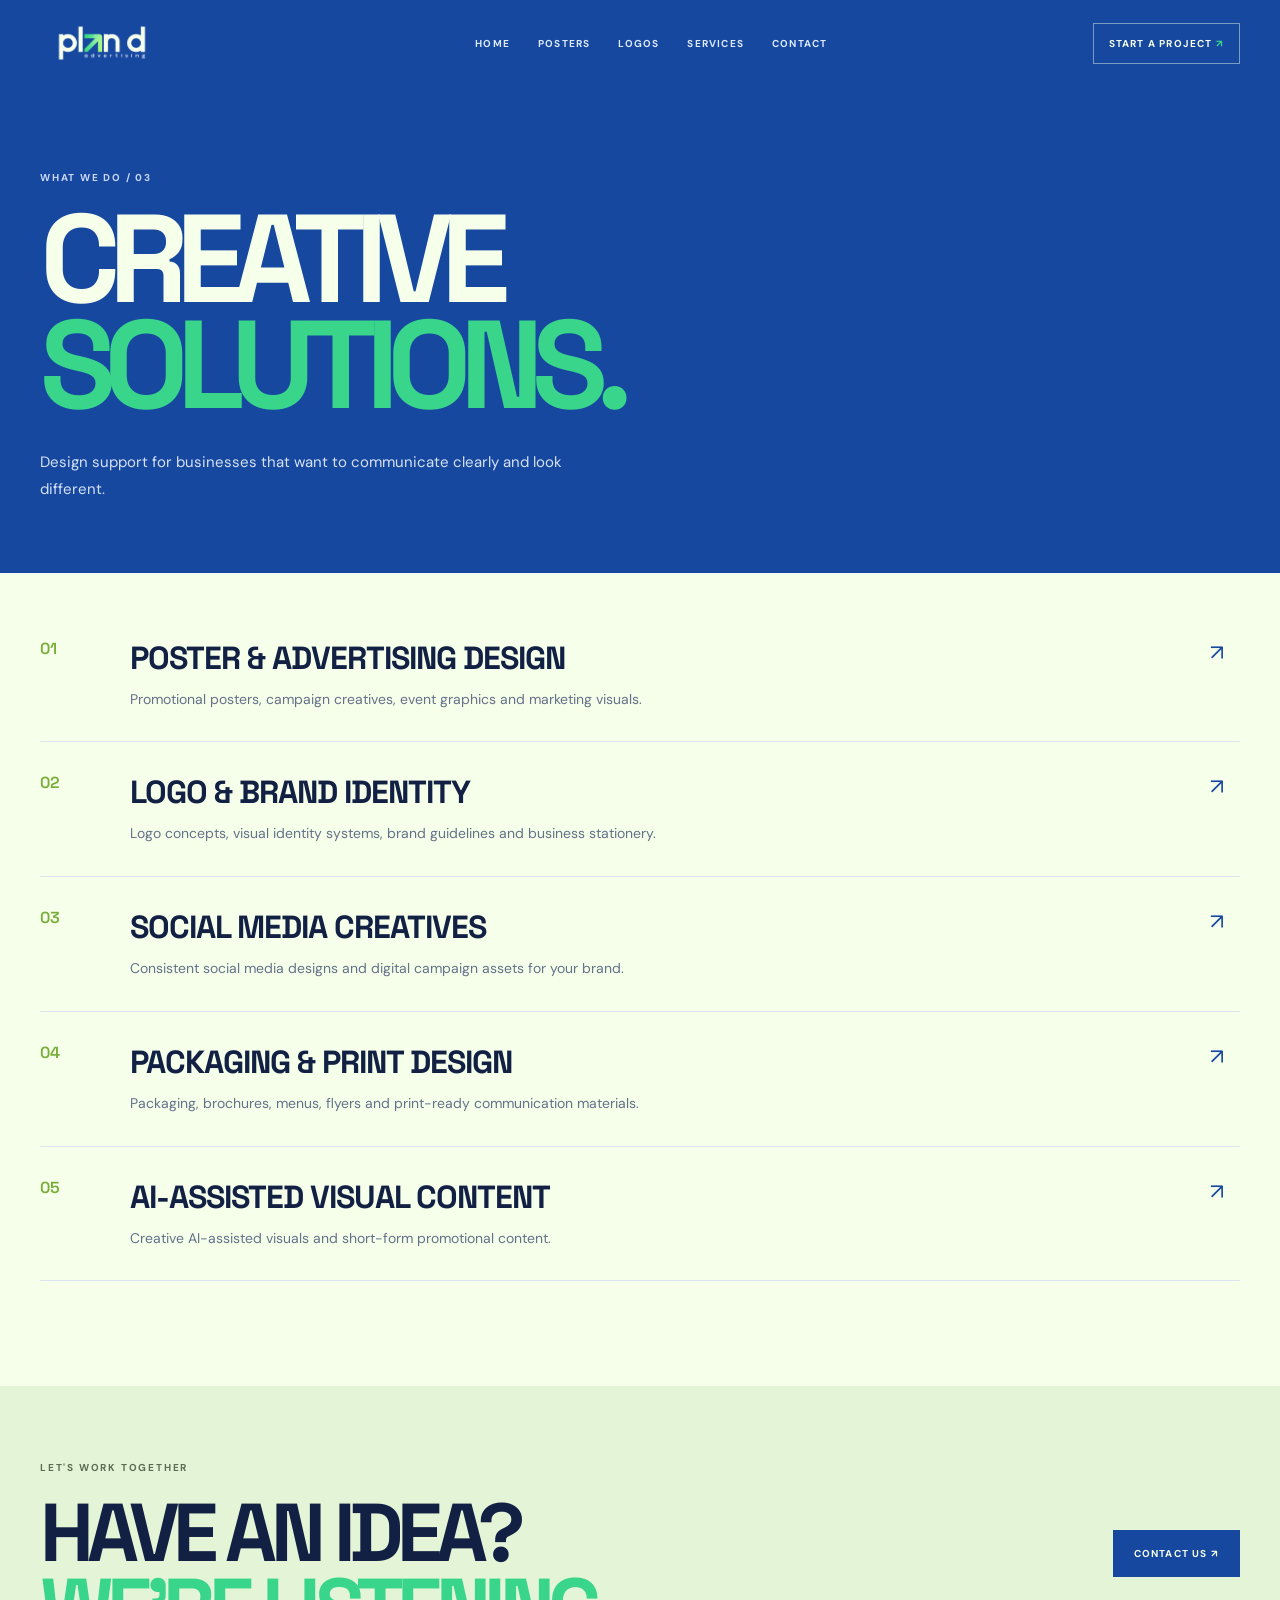
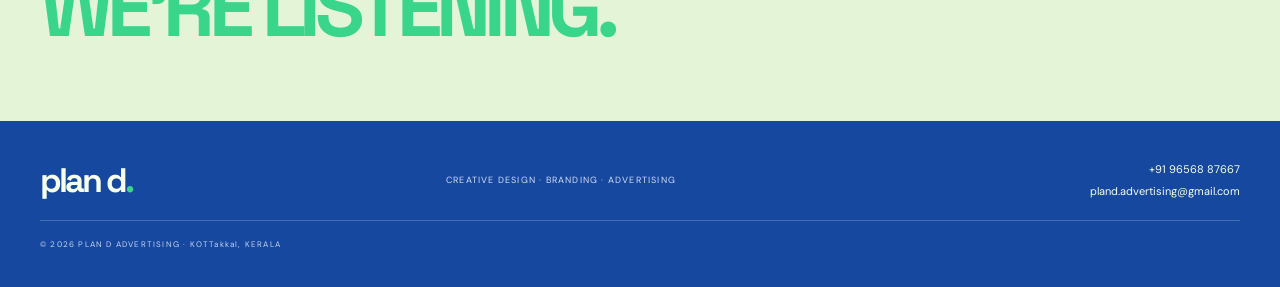
<file: services.html>
<!doctype html><html lang="en"><head><meta charset="utf-8"><meta name="viewport" content="width=device-width, initial-scale=1"><meta name="theme-color" content="#1748a0"><link rel="preconnect" href="https://fonts.googleapis.com"><link rel="preconnect" href="https://fonts.gstatic.com" crossorigin><link href="https://fonts.googleapis.com/css2?family=DM+Sans:wght@400;500;600;700;800&family=Space+Grotesk:wght@400;500;600;700&display=swap" rel="stylesheet"><link rel="stylesheet" href="assets/css/style.css"><title>Creative Services | Plan D Advertising</title><meta name="description" content="Plan D Advertising — creative design, poster design, logo design and branding in Kerala."></head><body><header class="header"><a class="brand" href="index.html"><img src="assets/images/plan-d-logo.png" alt="Plan D Advertising logo"></a><button class="nav-toggle" aria-label="Toggle navigation">☰</button><nav><a href="index.html">Home</a><a href="posters.html">Posters</a><a href="logos.html">Logos</a><a href="services.html">Services</a><a href="contact.html">Contact</a></nav><a class="header-cta" href="contact.html">START A PROJECT <b>↗</b></a></header><main><section class="page-hero"><p class="eyebrow">WHAT WE DO / 03</p><h1>CREATIVE<br><em>SOLUTIONS.</em></h1><p>Design support for businesses that want to communicate clearly and look different.</p></section><section class="section services-list"><article><b>01</b><div><h2>POSTER & ADVERTISING DESIGN</h2><p>Promotional posters, campaign creatives, event graphics and marketing visuals.</p></div><span>↗</span></article><article><b>02</b><div><h2>LOGO & BRAND IDENTITY</h2><p>Logo concepts, visual identity systems, brand guidelines and business stationery.</p></div><span>↗</span></article><article><b>03</b><div><h2>SOCIAL MEDIA CREATIVES</h2><p>Consistent social media designs and digital campaign assets for your brand.</p></div><span>↗</span></article><article><b>04</b><div><h2>PACKAGING & PRINT DESIGN</h2><p>Packaging, brochures, menus, flyers and print-ready communication materials.</p></div><span>↗</span></article><article><b>05</b><div><h2>AI-ASSISTED VISUAL CONTENT</h2><p>Creative AI-assisted visuals and short-form promotional content.</p></div><span>↗</span></article></section><section class="contact-strip"><div><p class="eyebrow">LET'S WORK TOGETHER</p><h2>HAVE AN IDEA?<br><em>WE'RE LISTENING.</em></h2></div><a class="contact-button" href="contact.html">CONTACT US ↗</a></section></main><footer class="footer"><a class="footer-brand" href="index.html">plan d<span>.</span></a><p>CREATIVE DESIGN · BRANDING · ADVERTISING</p><div><a href="tel:+919656887667">+91 96568 87667</a><a href="mailto:pland.advertising@gmail.com">pland.advertising@gmail.com</a></div><small>© <span class="year"></span> PLAN D ADVERTISING · KOTTakkal, KERALA</small></footer><script src="assets/js/main.js"></script></body></html>
</file>
<file: assets/css/style.css>
:root{--blue:#1748a0;--blue2:#2055aa;--green:#39d58a;--mint:#9bf18c;--cream:#f5ffe9;--ink:#122044;--muted:#64718b;--line:#dce4ef;--display:"Space Grotesk",sans-serif;--body:"DM Sans",sans-serif}
*{box-sizing:border-box}html{scroll-behavior:smooth}body{margin:0;background:var(--cream);color:var(--ink);font-family:var(--body);-webkit-font-smoothing:antialiased}a{color:inherit;text-decoration:none}.header{height:86px;padding:0 max(28px,calc((100vw - 1200px)/2));display:flex;align-items:center;justify-content:space-between;gap:30px;background:var(--blue);color:var(--cream);position:relative;z-index:10}.brand{width:170px;height:62px;display:flex;align-items:center;overflow:hidden}.brand img{width:100%;height:100%;object-fit:contain}.header nav{display:flex;gap:28px}.header nav a,.header-cta{font-size:10px;font-weight:700;letter-spacing:1.2px;text-transform:uppercase}.header nav a{color:#dce9ff}.header nav a:hover{color:var(--green)}.header-cta{border:1px solid rgba(245,255,233,.45);padding:13px 15px}.header-cta b{color:var(--green)}.nav-toggle{display:none;background:none;border:0;color:var(--cream);font-size:24px}.hero{background:var(--blue);color:var(--cream);min-height:650px;position:relative;overflow:hidden;padding:90px max(28px,calc((100vw - 1200px)/2)) 65px}.hero:after{content:"";position:absolute;width:460px;height:460px;border:1px solid rgba(245,255,233,.12);border-radius:50%;right:7%;top:12%;box-shadow:0 0 0 55px rgba(245,255,233,.025),0 0 0 110px rgba(245,255,233,.02)}.hero-inner{position:relative;z-index:1;max-width:920px}.eyebrow{font-size:10px;font-weight:700;letter-spacing:1.8px;color:var(--muted);margin:0 0 22px}.hero .eyebrow,.blue-band .eyebrow,.contact-card .eyebrow{color:#c9d9f3}.eyebrow i{display:inline-block;width:7px;height:7px;background:var(--green);border-radius:50%;margin-right:8px}.hero h1,.page-hero h1{font:700 clamp(68px,11vw,142px)/.85 var(--display);letter-spacing:-.095em;margin:0}.hero h1 em,.page-hero h1 em,.section h2 em,.blue-band h2 span,.contact-strip h2 em,.contact-card h2 em{font-style:normal;color:var(--green)}.hero h1 span{color:var(--green)}.hero-bottom{display:flex;align-items:end;justify-content:space-between;gap:30px;margin-top:40px;max-width:850px}.hero-bottom p{max-width:390px;font-size:15px;line-height:1.75;color:#dce7fa;margin:0}.round-link,.line-link{font-size:10px;font-weight:700;letter-spacing:1.2px;border-bottom:1px solid currentColor;padding-bottom:9px;white-space:nowrap}.round-link b,.line-link b{color:var(--green)}.hero-side{position:absolute;right:max(28px,calc((100vw - 1200px)/2));bottom:48px;font-size:9px;line-height:1.9;letter-spacing:1.8px;color:#c9d9f3;text-align:right;z-index:1}.section{width:min(1200px,calc(100% - 56px));margin:auto;padding:105px 0}.intro{display:grid;grid-template-columns:1.2fr .8fr;gap:60px;align-items:end}.section h2,.contact-strip h2{font:700 clamp(42px,6.5vw,82px)/.91 var(--display);letter-spacing:-.08em;margin:0}.intro-copy p{font-size:15px;line-height:1.9;color:#596780;margin:0 0 28px;max-width:450px}.line-link{display:inline-block}.section-top{display:flex;justify-content:space-between;align-items:end;margin-bottom:40px}.project-grid{display:grid;grid-template-columns:repeat(3,1fr);gap:34px 22px}.project-image{height:330px;display:flex;align-items:center;justify-content:center;background:#e3eaf4;overflow:hidden}.project-image img{width:100%;height:100%;object-fit:cover;display:block;transition:transform .5s ease}.project-image:hover img{transform:scale(1.035)}.project-meta{display:flex;justify-content:space-between;align-items:center;gap:10px;padding-top:13px}.project-meta h3{font:600 15px var(--display);margin:0}.project-meta span{font-size:8px;font-weight:700;letter-spacing:1px;color:var(--muted)}.blue-band{background:var(--blue);color:var(--cream);padding:90px max(28px,calc((100vw - 1200px)/2))}.blue-band h2{font:700 clamp(48px,8vw,100px)/.9 var(--display);letter-spacing:-.085em;margin:0 0 22px}.blue-band>p:last-child{color:#d5e2f6;font-size:14px}.logo-feature{padding-top:100px}.contact-strip{background:#e4f4d7;padding:75px max(28px,calc((100vw - 1200px)/2));display:flex;justify-content:space-between;align-items:center;gap:30px}.contact-strip .eyebrow{color:#5b6c53}.contact-button{display:inline-block;background:var(--blue);color:var(--cream);padding:17px 21px;font-size:10px;font-weight:700;letter-spacing:1.2px;white-space:nowrap}.contact-button:hover{background:#103b87}.footer{background:var(--blue);color:var(--cream);padding:38px max(28px,calc((100vw - 1200px)/2));display:grid;grid-template-columns:1fr 1fr 1fr;gap:18px;align-items:center}.footer-brand{font:700 34px var(--display);letter-spacing:-3px}.footer-brand span{color:var(--green)}.footer>p{font-size:9px;letter-spacing:1.2px;color:#d1def3}.footer div{display:flex;flex-direction:column;gap:8px;text-align:right;font-size:11px}.footer small{grid-column:1/-1;border-top:1px solid rgba(255,255,255,.2);padding-top:18px;color:#c4d4ef;font-size:8px;letter-spacing:1.2px}.page-hero{background:var(--blue);color:var(--cream);padding:85px max(28px,calc((100vw - 1200px)/2)) 70px}.page-hero .eyebrow{color:#c9d9f3}.page-hero h1{font-size:clamp(68px,10vw,125px)}.page-hero>p:last-child{max-width:530px;color:#d5e2f6;line-height:1.8;font-size:15px;margin:30px 0 0}.gallery-section{padding-top:60px}.gallery-note{display:flex;justify-content:space-between;font-size:9px;font-weight:700;letter-spacing:1.4px;color:var(--muted);border-bottom:1px solid var(--line);padding-bottom:15px;margin-bottom:28px}.gallery-section .project-grid{grid-template-columns:repeat(3,1fr)}.gallery-section .project-image{height:360px;background:#e8edf5}.logo-grid .project-image{background:#fff}.services-list{padding-top:35px}.services-list article{display:grid;grid-template-columns:70px 1fr 30px;gap:20px;align-items:start;padding:30px 0;border-bottom:1px solid var(--line)}.services-list article>b{color:#78ad37;font:600 16px var(--display)}.services-list h2{font:700 clamp(20px,3vw,32px) var(--display);letter-spacing:-1px;margin:0 0 10px}.services-list p{margin:0;color:#65718a;font-size:14px;line-height:1.7;max-width:600px}.services-list article>span{font-size:22px;color:var(--blue)}.contact-layout{display:grid;grid-template-columns:1fr 1fr;gap:70px}.contact-card{background:var(--blue);color:var(--cream);padding:45px;min-height:360px}.contact-card h2{font:700 clamp(40px,5vw,65px)/.95 var(--display);letter-spacing:-.08em;margin:0 0 40px}.contact-card .contact-button{background:var(--green);color:var(--blue)}.contact-details{display:flex;flex-direction:column;justify-content:center;gap:28px}.contact-details div{border-bottom:1px solid var(--line);padding-bottom:17px}.contact-details span{display:block;color:var(--muted);font-size:9px;font-weight:700;letter-spacing:1.4px;margin-bottom:9px}.contact-details a,.contact-details p{font:600 18px var(--display);margin:0;overflow-wrap:anywhere}
@media(max-width:800px){.header{height:74px;padding:0 18px}.brand{width:140px;height:55px}.nav-toggle{display:block;order:3}.header-cta{display:none}.header nav{display:none;position:absolute;top:74px;left:0;right:0;background:var(--blue);padding:22px;flex-direction:column;gap:20px;border-top:1px solid rgba(255,255,255,.2)}.header nav.open{display:flex}.hero{padding:75px 22px 55px;min-height:590px}.hero h1{font-size:clamp(64px,15vw,100px)}.hero-bottom{flex-direction:column;align-items:start}.hero-side{display:none}.hero:after{right:-230px;top:25%}.section{width:calc(100% - 40px);padding:70px 0}.intro{grid-template-columns:1fr;gap:25px}.section-top{align-items:start;flex-direction:column;gap:22px}.project-grid,.gallery-section .project-grid{grid-template-columns:repeat(2,1fr);gap:25px 13px}.project-image,.gallery-section .project-image{height:260px}.project-meta{align-items:start;flex-direction:column;gap:6px}.blue-band{padding:70px 22px}.contact-strip{padding:60px 22px;align-items:start;flex-direction:column}.footer{padding:32px 22px;grid-template-columns:1fr 1fr}.footer>p{grid-column:1/-1;grid-row:2}.footer div{text-align:left}.page-hero{padding:65px 22px 55px}.page-hero h1{font-size:clamp(64px,14vw,100px)}.gallery-section{padding-top:35px}.services-list article{grid-template-columns:35px 1fr 20px;gap:10px}.contact-layout{grid-template-columns:1fr;gap:35px}.contact-card{padding:30px;min-height:300px}}
@media(max-width:480px){.project-grid,.gallery-section .project-grid{grid-template-columns:1fr}.project-image,.gallery-section .project-image{height:390px}.gallery-note{font-size:8px}.footer{grid-template-columns:1fr}.footer>p{grid-column:auto;grid-row:auto}.footer div{text-align:left}.services-list article{grid-template-columns:28px 1fr 16px}}

/* Portfolio image fit: show each complete artwork without cropping */
.project-image {
  background: #edf1f7;
}
.project-image img {
  width: 100%;
  height: 100%;
  object-fit: contain;
  object-position: center;
  display: block;
  padding: 8px;
}
.logo-grid .project-image {
  background: #ffffff;
}
.brand img {
  object-fit: contain;
  object-position: left center;
}
</file>
